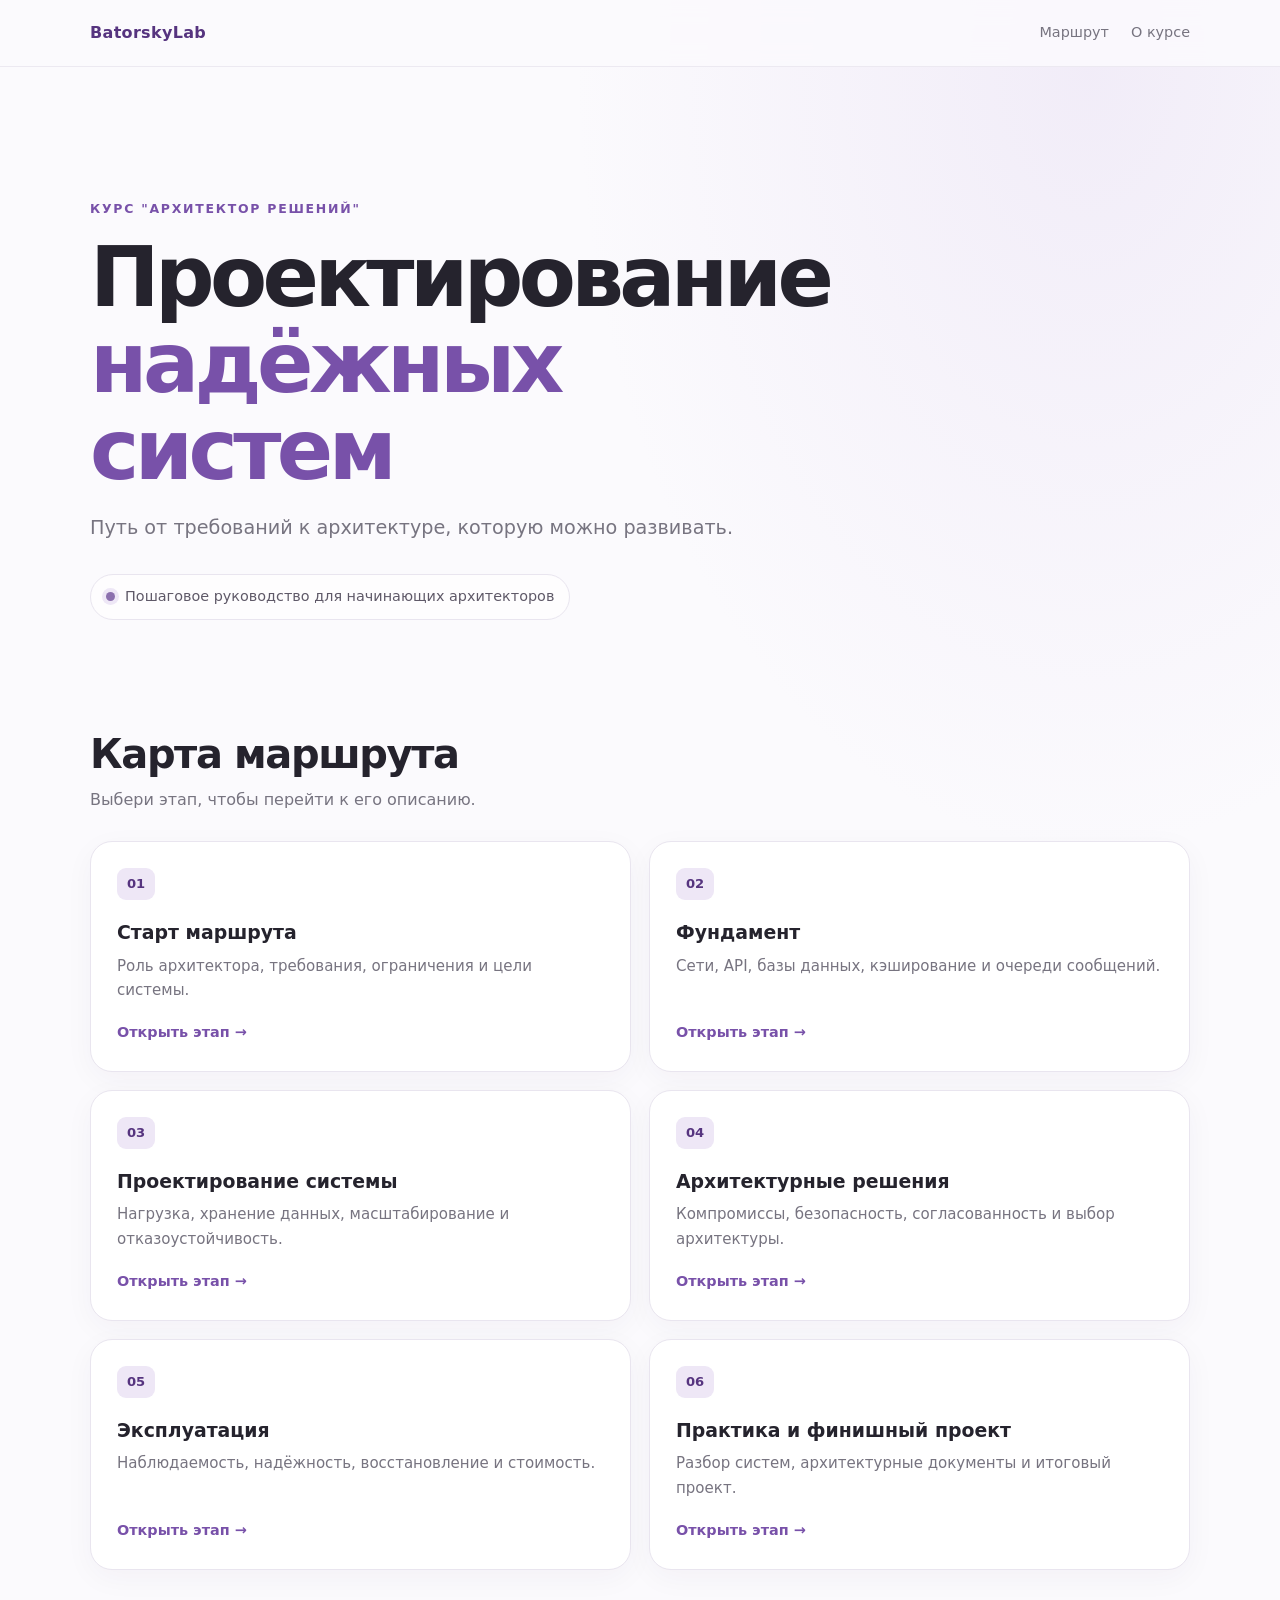
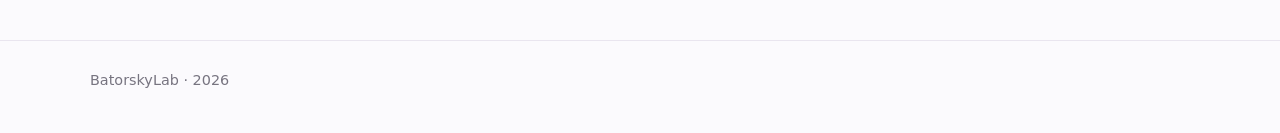
<file: index.html>
<!doctype html>
<html lang="ru">
  <head>
    <meta charset="utf-8" />
    <meta name="viewport" content="width=device-width, initial-scale=1" />
    <meta name="theme-color" content="#f7f6fa" />
    <title>BatorskyLab — Курс "Архитектор решений"</title>
    <link rel="stylesheet" href="assets/css/site.css" />
  </head>

  <body>
    <header class="topbar">
      <div class="wrap topbar-inner">
        <a class="brand" href="#top">BatorskyLab</a>
        <nav class="nav" aria-label="Основная навигация">
          <a href="#route">Маршрут</a>
          <a href="#about">О курсе</a>
        </nav>
      </div>
    </header>

    <main id="top">
      <section class="hero">
        <div class="wrap">
          <div class="eyebrow">Курс "Архитектор решений"</div>
          <h1>Проектирование <span>надёжных систем</span></h1>
          <p class="intro">
            Путь от требований к архитектуре, которую можно развивать.
          </p>
          <div class="hero-note">
            Пошаговое руководство для начинающих архитекторов
          </div>
        </div>
      </section>

      <section id="route" class="wrap">
        <div class="section-head">
          <h2>Карта маршрута</h2>
          <p>Выбери этап, чтобы перейти к его описанию.</p>
        </div>

        <div class="route">
          <a class="tile" href="chapters/01-start.html">
            <span class="tile-number">01</span>
            <h3>Старт маршрута</h3>
            <p>Роль архитектора, требования, ограничения и цели системы.</p>
            <span class="tile-arrow">Открыть этап →</span>
          </a>
          <a class="tile" href="chapters/02-foundation.html">
            <span class="tile-number">02</span>
            <h3>Фундамент</h3>
            <p>Сети, API, базы данных, кэширование и очереди сообщений.</p>
            <span class="tile-arrow">Открыть этап →</span>
          </a>
          <a class="tile" href="chapters/03-system-design.html">
            <span class="tile-number">03</span>
            <h3>Проектирование системы</h3>
            <p>
              Нагрузка, хранение данных, масштабирование и отказоустойчивость.
            </p>
            <span class="tile-arrow">Открыть этап →</span>
          </a>
          <a class="tile" href="chapters/04-decisions.html">
            <span class="tile-number">04</span>
            <h3>Архитектурные решения</h3>
            <p>
              Компромиссы, безопасность, согласованность и выбор архитектуры.
            </p>
            <span class="tile-arrow">Открыть этап →</span>
          </a>
          <a class="tile" href="chapters/05-operations.html">
            <span class="tile-number">05</span>
            <h3>Эксплуатация</h3>
            <p>Наблюдаемость, надёжность, восстановление и стоимость.</p>
            <span class="tile-arrow">Открыть этап →</span>
          </a>
          <a class="tile" href="chapters/06-project.html">
            <span class="tile-number">06</span>
            <h3>Практика и финишный проект</h3>
            <p>Разбор систем, архитектурные документы и итоговый проект.</p>
            <span class="tile-arrow">Открыть этап →</span>
          </a>
        </div>
      </section>
    </main>

    <footer class="footer">
      <div class="wrap">BatorskyLab · 2026</div>
    </footer>
  </body>
</html>
</file>
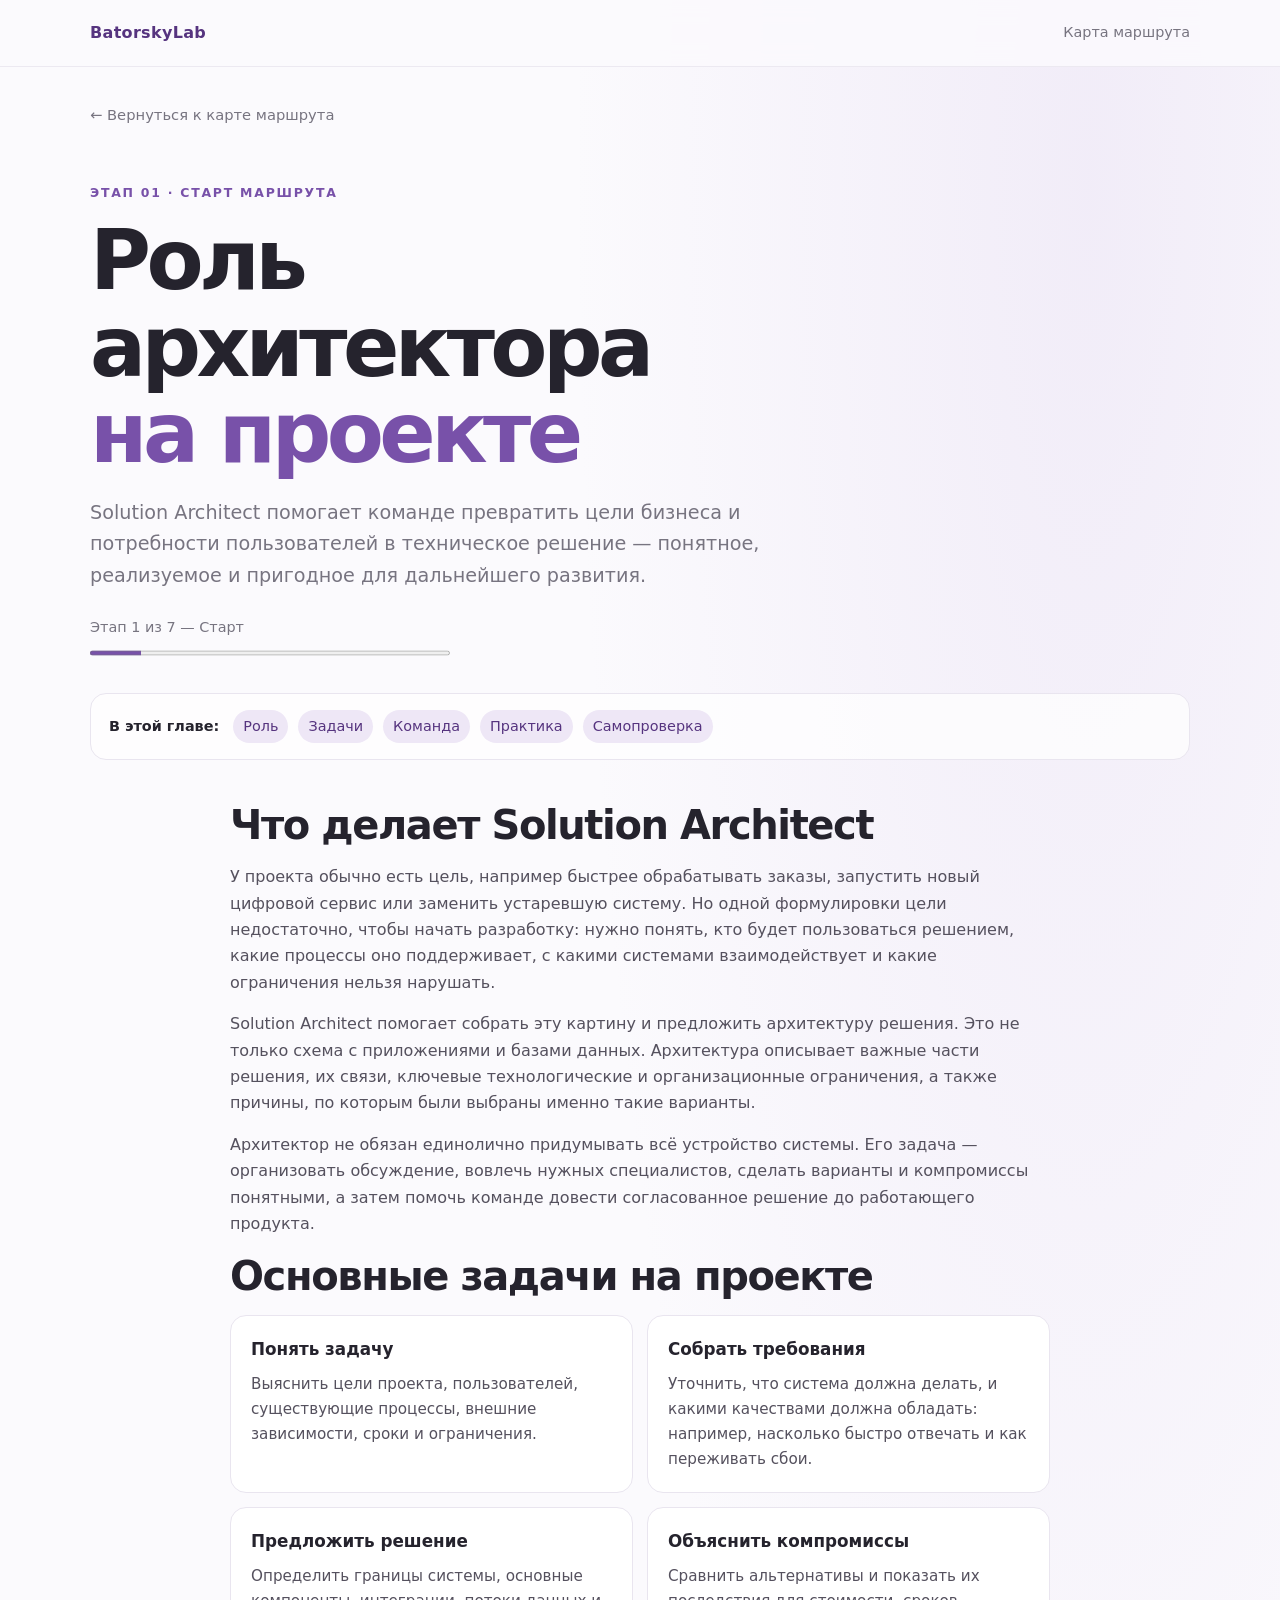
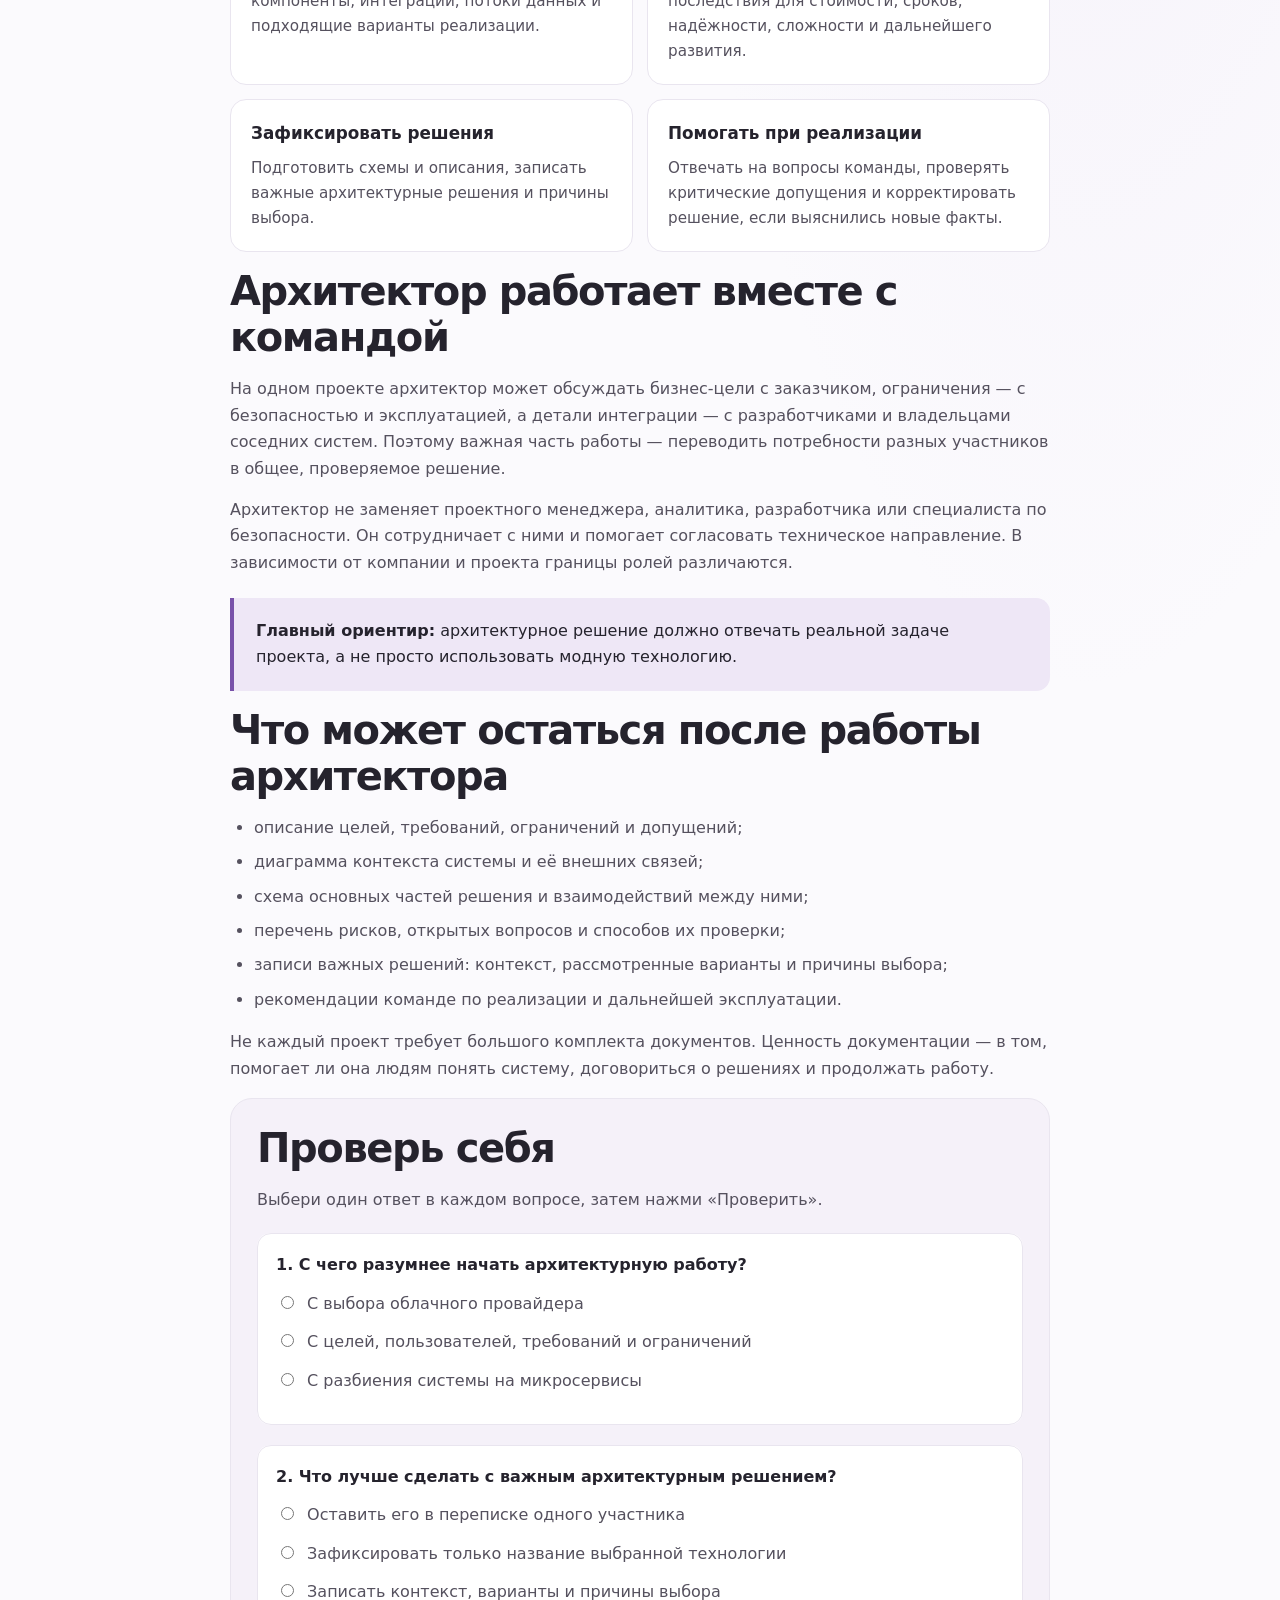
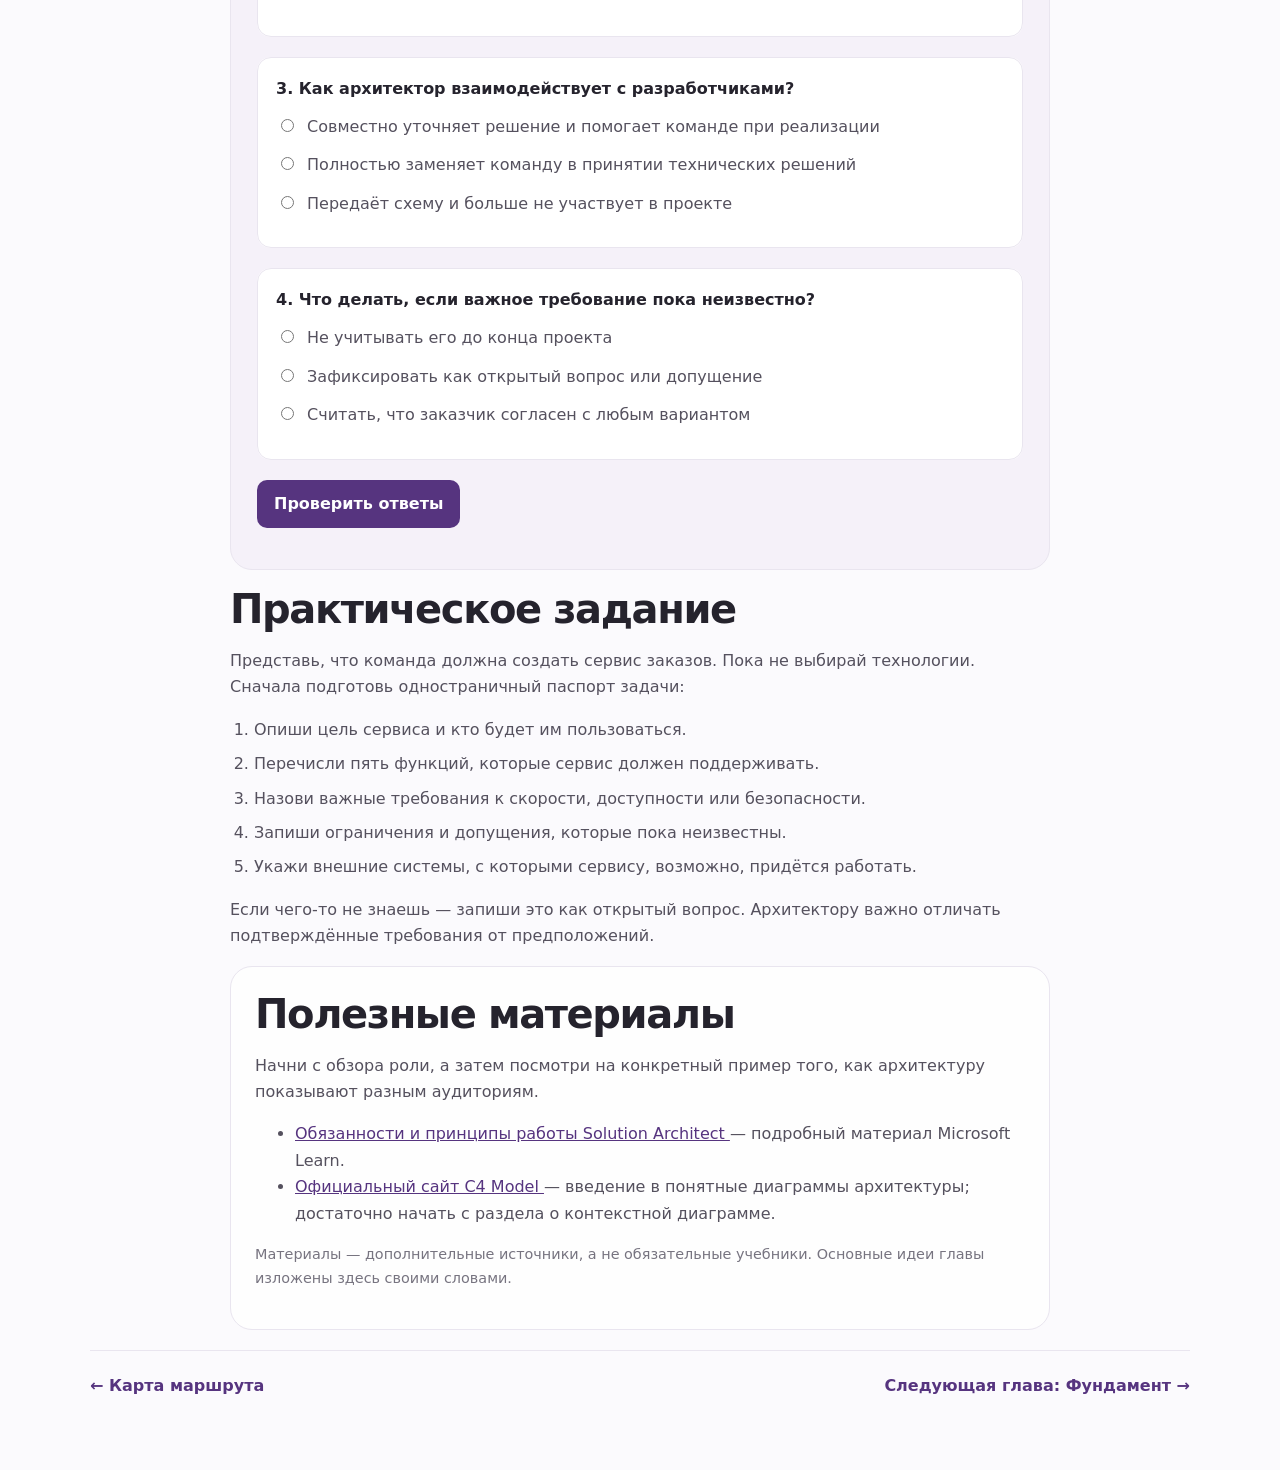
<file: chapters/01-start.html>
<!doctype html>
<html lang="ru">
  <head>
    <meta charset="utf-8" />
    <meta name="viewport" content="width=device-width, initial-scale=1" />
    <title>Роль архитектора на проекте — BatorskyLab</title>
    <link rel="stylesheet" href="../assets/css/site.css" />
  </head>

  <body>
    <header class="topbar">
      <div class="wrap topbar-inner">
        <a class="brand" href="../index.html">BatorskyLab</a>
        <nav class="nav" aria-label="Основная навигация">
          <a href="../index.html#route">Карта маршрута</a>
        </nav>
      </div>
    </header>

    <main class="wrap chapter">
      <a class="back-link" href="../index.html#route"
        >← Вернуться к карте маршрута</a
      >

      <header class="chapter-header">
        <div class="eyebrow">Этап 01 · Старт маршрута</div>
        <h1>Роль архитектора<br /><span>на проекте</span></h1>
        <p class="chapter-lead">
          Solution Architect помогает команде превратить цели бизнеса и
          потребности пользователей в техническое решение — понятное,
          реализуемое и пригодное для дальнейшего развития.
        </p>

        <div class="progress-block">
          <label for="course-progress">Этап 1 из 7 — Старт</label>
          <progress id="course-progress" value="1" max="7">1 из 7</progress>
        </div>
      </header>

      <nav class="contents" aria-label="Содержание главы">
        <span>В этой главе:</span>
        <a href="#role">Роль</a>
        <a href="#responsibilities">Задачи</a>
        <a href="#collaboration">Команда</a>
        <a href="#practice">Практика</a>
        <a href="#quiz">Самопроверка</a>
      </nav>

      <article class="lesson">
        <section id="role">
          <h2>Что делает Solution Architect</h2>
          <p>
            У проекта обычно есть цель, например быстрее обрабатывать заказы,
            запустить новый цифровой сервис или заменить устаревшую систему. Но
            одной формулировки цели недостаточно, чтобы начать разработку: нужно
            понять, кто будет пользоваться решением, какие процессы оно
            поддерживает, с какими системами взаимодействует и какие ограничения
            нельзя нарушать.
          </p>
          <p>
            Solution Architect помогает собрать эту картину и предложить
            архитектуру решения. Это не только схема с приложениями и базами
            данных. Архитектура описывает важные части решения, их связи,
            ключевые технологические и организационные ограничения, а также
            причины, по которым были выбраны именно такие варианты.
          </p>
          <p>
            Архитектор не обязан единолично придумывать всё устройство системы.
            Его задача — организовать обсуждение, вовлечь нужных специалистов,
            сделать варианты и компромиссы понятными, а затем помочь команде
            довести согласованное решение до работающего продукта.
          </p>
        </section>

        <section id="responsibilities">
          <h2>Основные задачи на проекте</h2>
          <div class="lesson-grid">
            <div class="lesson-card">
              <h3>Понять задачу</h3>
              <p>
                Выяснить цели проекта, пользователей, существующие процессы,
                внешние зависимости, сроки и ограничения.
              </p>
            </div>
            <div class="lesson-card">
              <h3>Собрать требования</h3>
              <p>
                Уточнить, что система должна делать, и какими качествами должна
                обладать: например, насколько быстро отвечать и как переживать
                сбои.
              </p>
            </div>
            <div class="lesson-card">
              <h3>Предложить решение</h3>
              <p>
                Определить границы системы, основные компоненты, интеграции,
                потоки данных и подходящие варианты реализации.
              </p>
            </div>
            <div class="lesson-card">
              <h3>Объяснить компромиссы</h3>
              <p>
                Сравнить альтернативы и показать их последствия для стоимости,
                сроков, надёжности, сложности и дальнейшего развития.
              </p>
            </div>
            <div class="lesson-card">
              <h3>Зафиксировать решения</h3>
              <p>
                Подготовить схемы и описания, записать важные архитектурные
                решения и причины выбора.
              </p>
            </div>
            <div class="lesson-card">
              <h3>Помогать при реализации</h3>
              <p>
                Отвечать на вопросы команды, проверять критические допущения и
                корректировать решение, если выяснились новые факты.
              </p>
            </div>
          </div>
        </section>

        <section id="collaboration">
          <h2>Архитектор работает вместе с командой</h2>
          <p>
            На одном проекте архитектор может обсуждать бизнес-цели с
            заказчиком, ограничения — с безопасностью и эксплуатацией, а детали
            интеграции — с разработчиками и владельцами соседних систем. Поэтому
            важная часть работы — переводить потребности разных участников в
            общее, проверяемое решение.
          </p>
          <p>
            Архитектор не заменяет проектного менеджера, аналитика, разработчика
            или специалиста по безопасности. Он сотрудничает с ними и помогает
            согласовать техническое направление. В зависимости от компании и
            проекта границы ролей различаются.
          </p>
          <aside class="callout">
            <strong>Главный ориентир:</strong>
            архитектурное решение должно отвечать реальной задаче проекта, а не
            просто использовать модную технологию.
          </aside>
        </section>

        <section id="deliverables">
          <h2>Что может остаться после работы архитектора</h2>
          <ul class="check-list">
            <li>описание целей, требований, ограничений и допущений;</li>
            <li>диаграмма контекста системы и её внешних связей;</li>
            <li>схема основных частей решения и взаимодействий между ними;</li>
            <li>перечень рисков, открытых вопросов и способов их проверки;</li>
            <li>
              записи важных решений: контекст, рассмотренные варианты и причины
              выбора;
            </li>
            <li>
              рекомендации команде по реализации и дальнейшей эксплуатации.
            </li>
          </ul>
          <p>
            Не каждый проект требует большого комплекта документов. Ценность
            документации — в том, помогает ли она людям понять систему,
            договориться о решениях и продолжать работу.
          </p>
        </section>

        <section id="quiz" class="quiz">
          <h2>Проверь себя</h2>
          <p>Выбери один ответ в каждом вопросе, затем нажми «Проверить».</p>

          <form id="quiz-form">
            <fieldset class="question" data-answer="b">
              <legend>1. С чего разумнее начать архитектурную работу?</legend>
              <label
                ><input type="radio" name="q1" value="a" /> С выбора облачного
                провайдера</label
              >
              <label
                ><input type="radio" name="q1" value="b" /> С целей,
                пользователей, требований и ограничений</label
              >
              <label
                ><input type="radio" name="q1" value="c" /> С разбиения системы
                на микросервисы</label
              >
              <p class="feedback" aria-live="polite"></p>
            </fieldset>

            <fieldset class="question" data-answer="c">
              <legend>
                2. Что лучше сделать с важным архитектурным решением?
              </legend>
              <label
                ><input type="radio" name="q2" value="a" /> Оставить его в
                переписке одного участника</label
              >
              <label
                ><input type="radio" name="q2" value="b" /> Зафиксировать только
                название выбранной технологии</label
              >
              <label
                ><input type="radio" name="q2" value="c" /> Записать контекст,
                варианты и причины выбора</label
              >
              <p class="feedback" aria-live="polite"></p>
            </fieldset>

            <fieldset class="question" data-answer="a">
              <legend>
                3. Как архитектор взаимодействует с разработчиками?
              </legend>
              <label
                ><input type="radio" name="q3" value="a" /> Совместно уточняет
                решение и помогает команде при реализации</label
              >
              <label
                ><input type="radio" name="q3" value="b" /> Полностью заменяет
                команду в принятии технических решений</label
              >
              <label
                ><input type="radio" name="q3" value="c" /> Передаёт схему и
                больше не участвует в проекте</label
              >
              <p class="feedback" aria-live="polite"></p>
            </fieldset>

            <fieldset class="question" data-answer="b">
              <legend>
                4. Что делать, если важное требование пока неизвестно?
              </legend>
              <label
                ><input type="radio" name="q4" value="a" /> Не учитывать его до
                конца проекта</label
              >
              <label
                ><input type="radio" name="q4" value="b" /> Зафиксировать как
                открытый вопрос или допущение</label
              >
              <label
                ><input type="radio" name="q4" value="c" /> Считать, что
                заказчик согласен с любым вариантом</label
              >
              <p class="feedback" aria-live="polite"></p>
            </fieldset>

            <button class="quiz-button" type="submit">Проверить ответы</button>
            <p id="quiz-result" class="quiz-result" aria-live="polite"></p>
          </form>
        </section>

        <section id="practice">
          <h2>Практическое задание</h2>
          <p>
            Представь, что команда должна создать сервис заказов. Пока не
            выбирай технологии. Сначала подготовь одностраничный паспорт задачи:
          </p>
          <ol>
            <li>Опиши цель сервиса и кто будет им пользоваться.</li>
            <li>Перечисли пять функций, которые сервис должен поддерживать.</li>
            <li>
              Назови важные требования к скорости, доступности или безопасности.
            </li>
            <li>Запиши ограничения и допущения, которые пока неизвестны.</li>
            <li>
              Укажи внешние системы, с которыми сервису, возможно, придётся
              работать.
            </li>
          </ol>
          <p>
            Если чего-то не знаешь — запиши это как открытый вопрос. Архитектору
            важно отличать подтверждённые требования от предположений.
          </p>
        </section>

        <section class="resources">
          <h2>Полезные материалы</h2>
          <p>
            Начни с обзора роли, а затем посмотри на конкретный пример того, как
            архитектуру показывают разным аудиториям.
          </p>
          <ul>
            <li>
              <a
                href="https://learn.microsoft.com/en-us/azure/well-architected/architect-role/fundamentals"
                target="_blank"
                rel="noopener"
              >
                Обязанности и принципы работы Solution Architect
              </a>
              — подробный материал Microsoft Learn.
            </li>
            <li>
              <a href="https://c4model.com/" target="_blank" rel="noopener">
                Официальный сайт C4 Model
              </a>
              — введение в понятные диаграммы архитектуры; достаточно начать с
              раздела о контекстной диаграмме.
            </li>
          </ul>
          <p class="small-note">
            Материалы — дополнительные источники, а не обязательные учебники.
            Основные идеи главы изложены здесь своими словами.
          </p>
        </section>
      </article>

      <nav class="chapter-nav" aria-label="Навигация по курсу">
        <a href="../index.html#route">← Карта маршрута</a>
        <a href="02-foundation.html">Следующая глава: Фундамент →</a>
      </nav>
    </main>

    <script>
      const explanations = {
        q1: {
          correct:
            "Верно. Сначала нужно понять задачу и ограничения, иначе выбор технологий будет преждевременным.",
          wrong:
            "Начни с целей, пользователей, требований и ограничений. Технологии выбирают после прояснения задачи.",
        },
        q2: {
          correct:
            "Верно. Контекст и причины помогают команде понять решение и пересмотреть его при изменении условий.",
          wrong:
            "Зафиксируй не только выбор, но и контекст, альтернативы и причины принятого решения.",
        },
        q3: {
          correct:
            "Верно. Архитектор помогает команде реализовать решение и уточняет его по мере появления новых фактов.",
          wrong:
            "Архитектор не должен работать изолированно: он сотрудничает с командой во время реализации.",
        },
        q4: {
          correct:
            "Верно. Вопросы и допущения нужно сделать видимыми, чтобы их можно было проверить.",
          wrong:
            "Неизвестное следует записать как открытый вопрос или допущение, а затем проверить.",
        },
      };

      document
        .querySelector("#quiz-form")
        .addEventListener("submit", (event) => {
          event.preventDefault();

          let score = 0;
          let answered = 0;

          document.querySelectorAll(".question").forEach((question, index) => {
            const name = `q${index + 1}`;
            const selected = document.querySelector(
              `input[name="${name}"]:checked`,
            );
            const feedback = question.querySelector(".feedback");

            if (!selected) {
              feedback.textContent = "Выбери ответ.";
              feedback.className = "feedback";
              return;
            }

            answered++;
            const correct = selected.value === question.dataset.answer;

            if (correct) score++;

            feedback.textContent =
              explanations[name][correct ? "correct" : "wrong"];
            feedback.className = `feedback ${correct ? "is-correct" : "is-wrong"}`;
          });

          const result = document.querySelector("#quiz-result");

          if (answered < 4) {
            result.textContent = `Отвечено: ${answered} из 4. Заполни оставшиеся вопросы и проверь ещё раз.`;
          } else {
            result.textContent = `Результат: ${score} из 4. Прочитай пояснения к ответам, затем можешь пройти тест ещё раз.`;
          }
        });
    </script>
  </body>
</html>
</file>
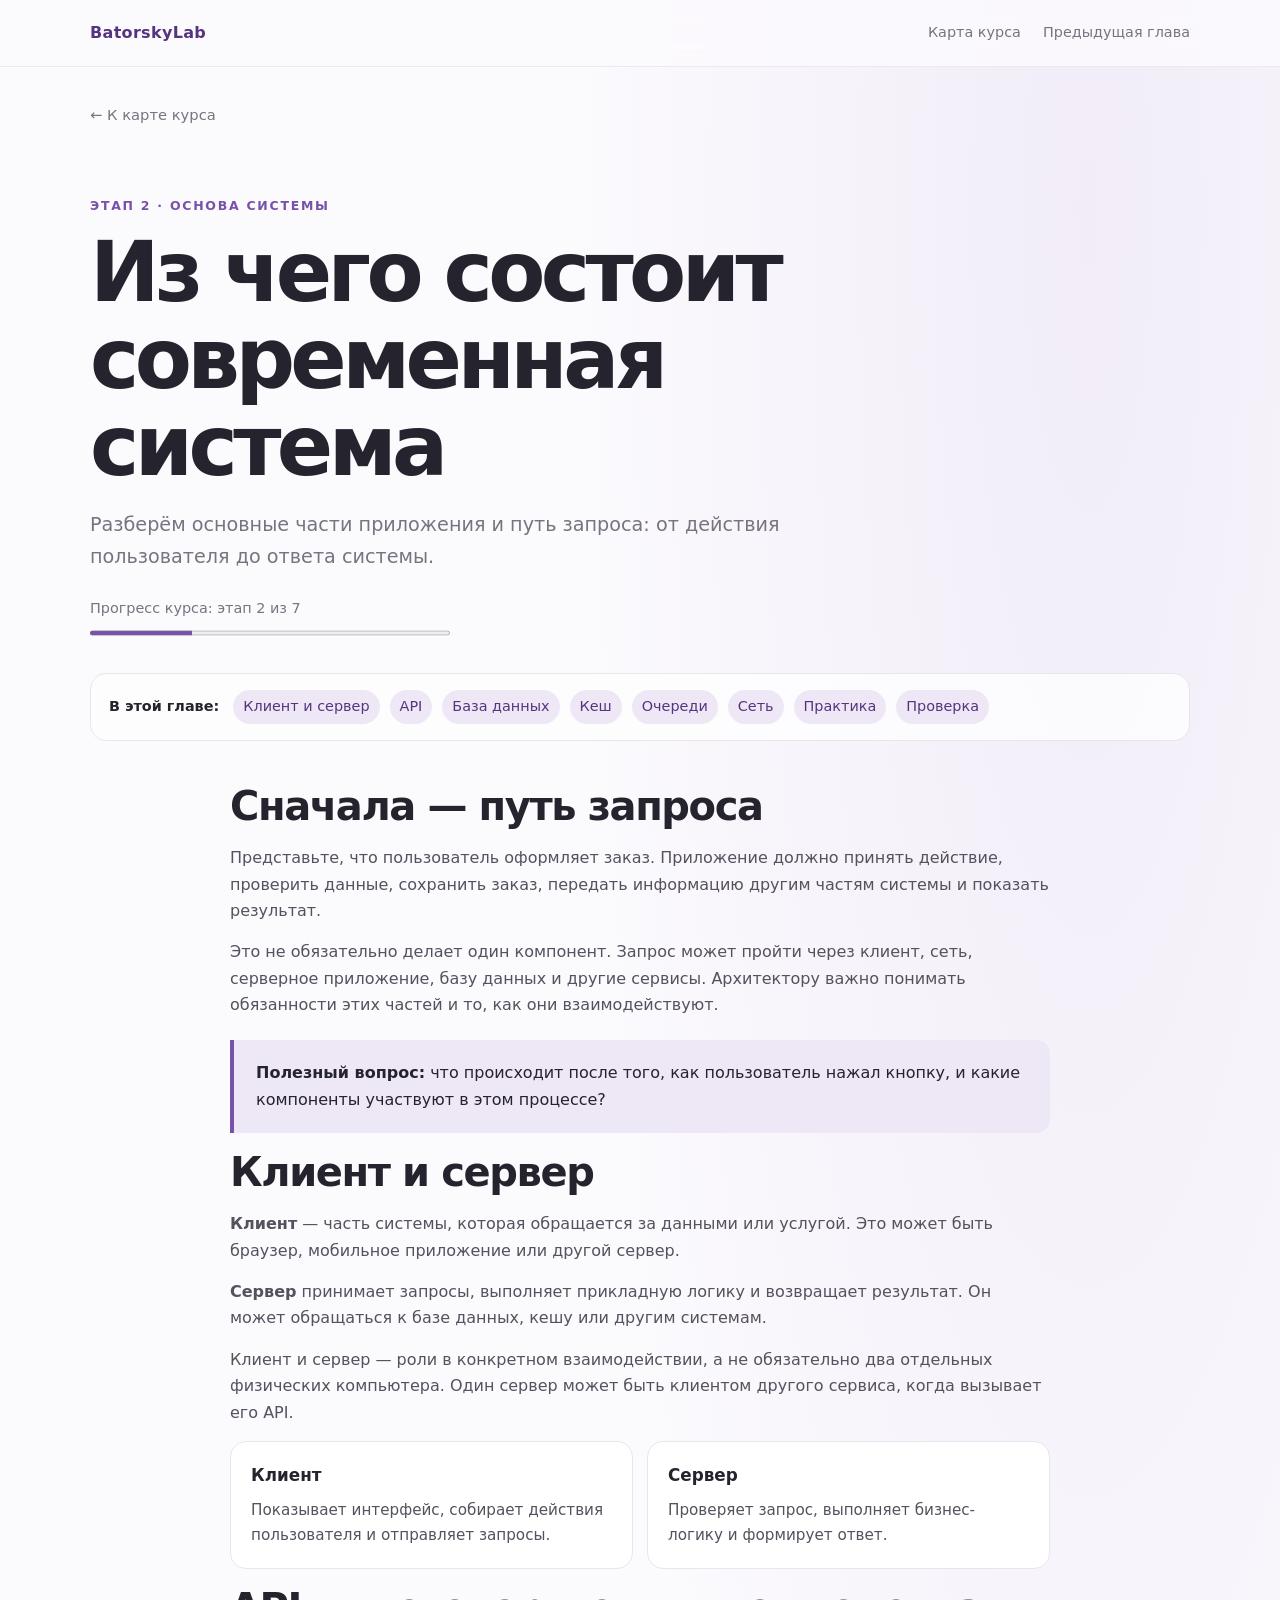
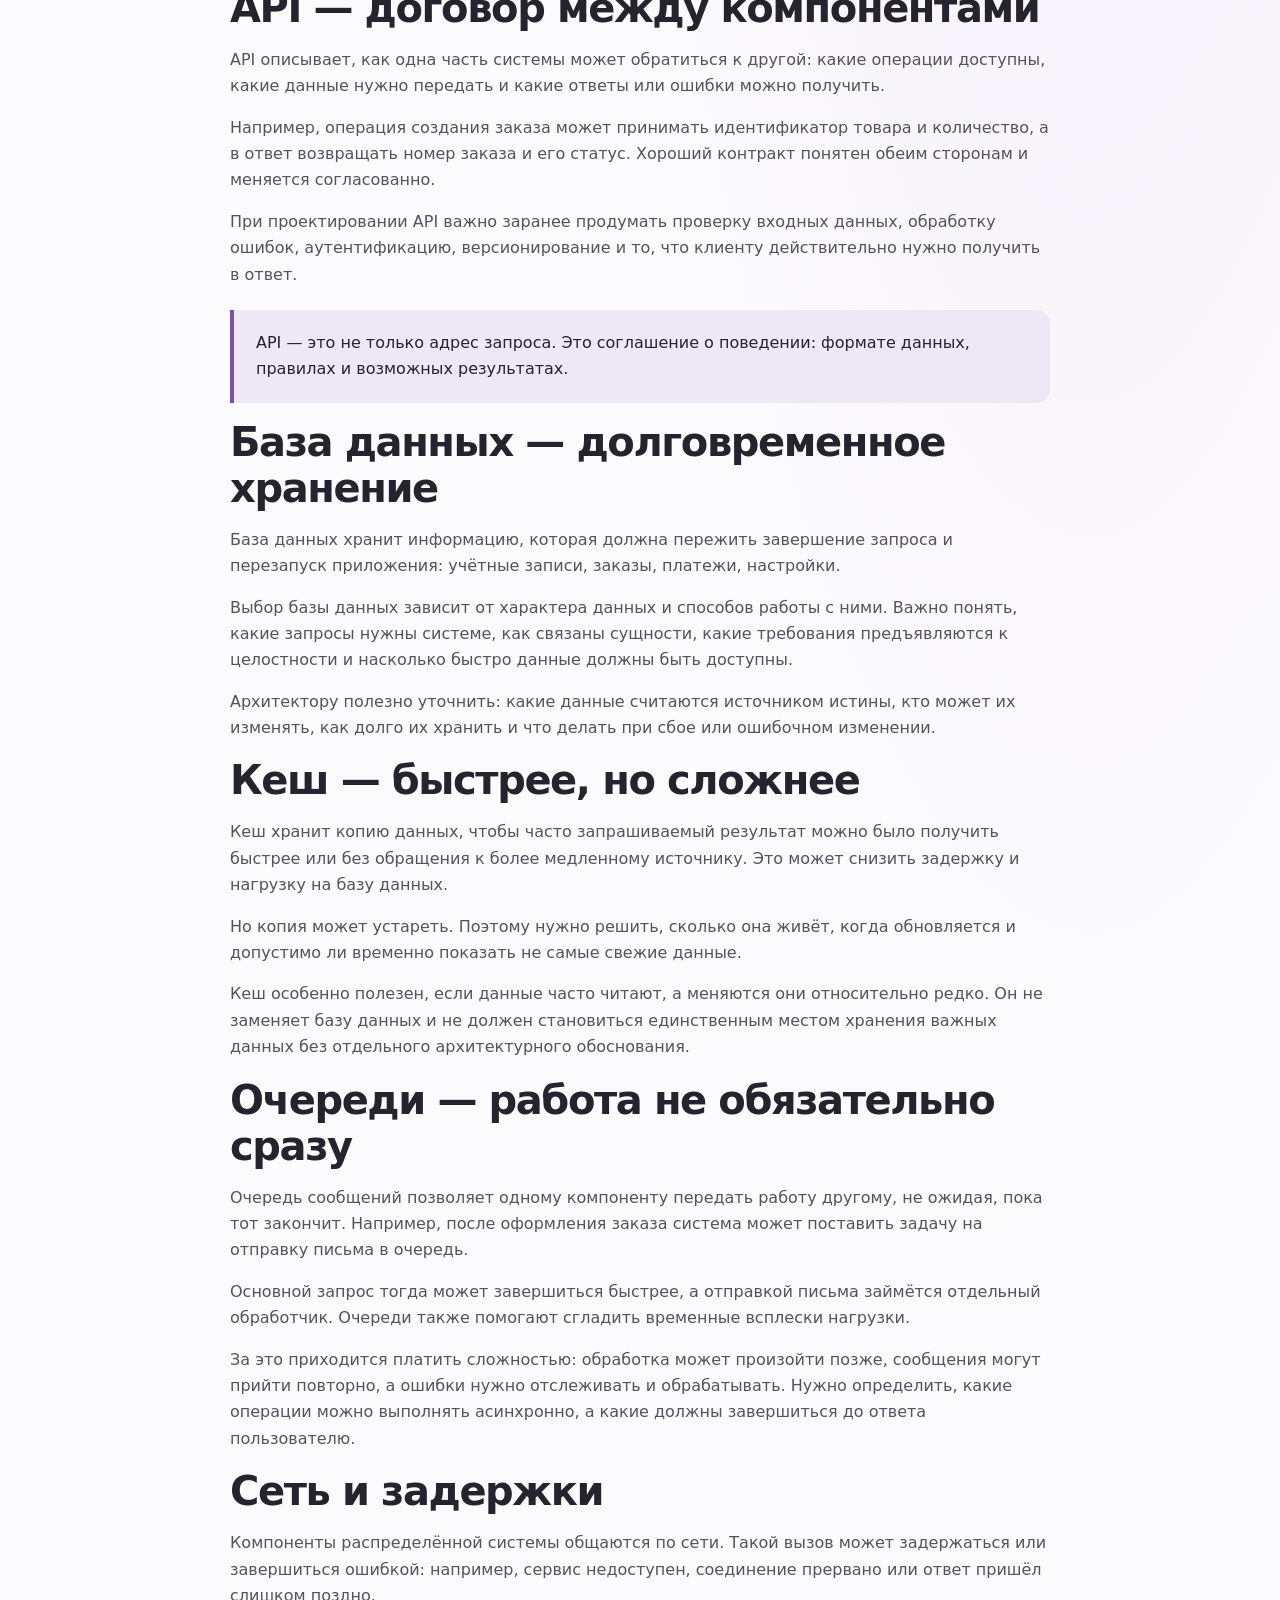
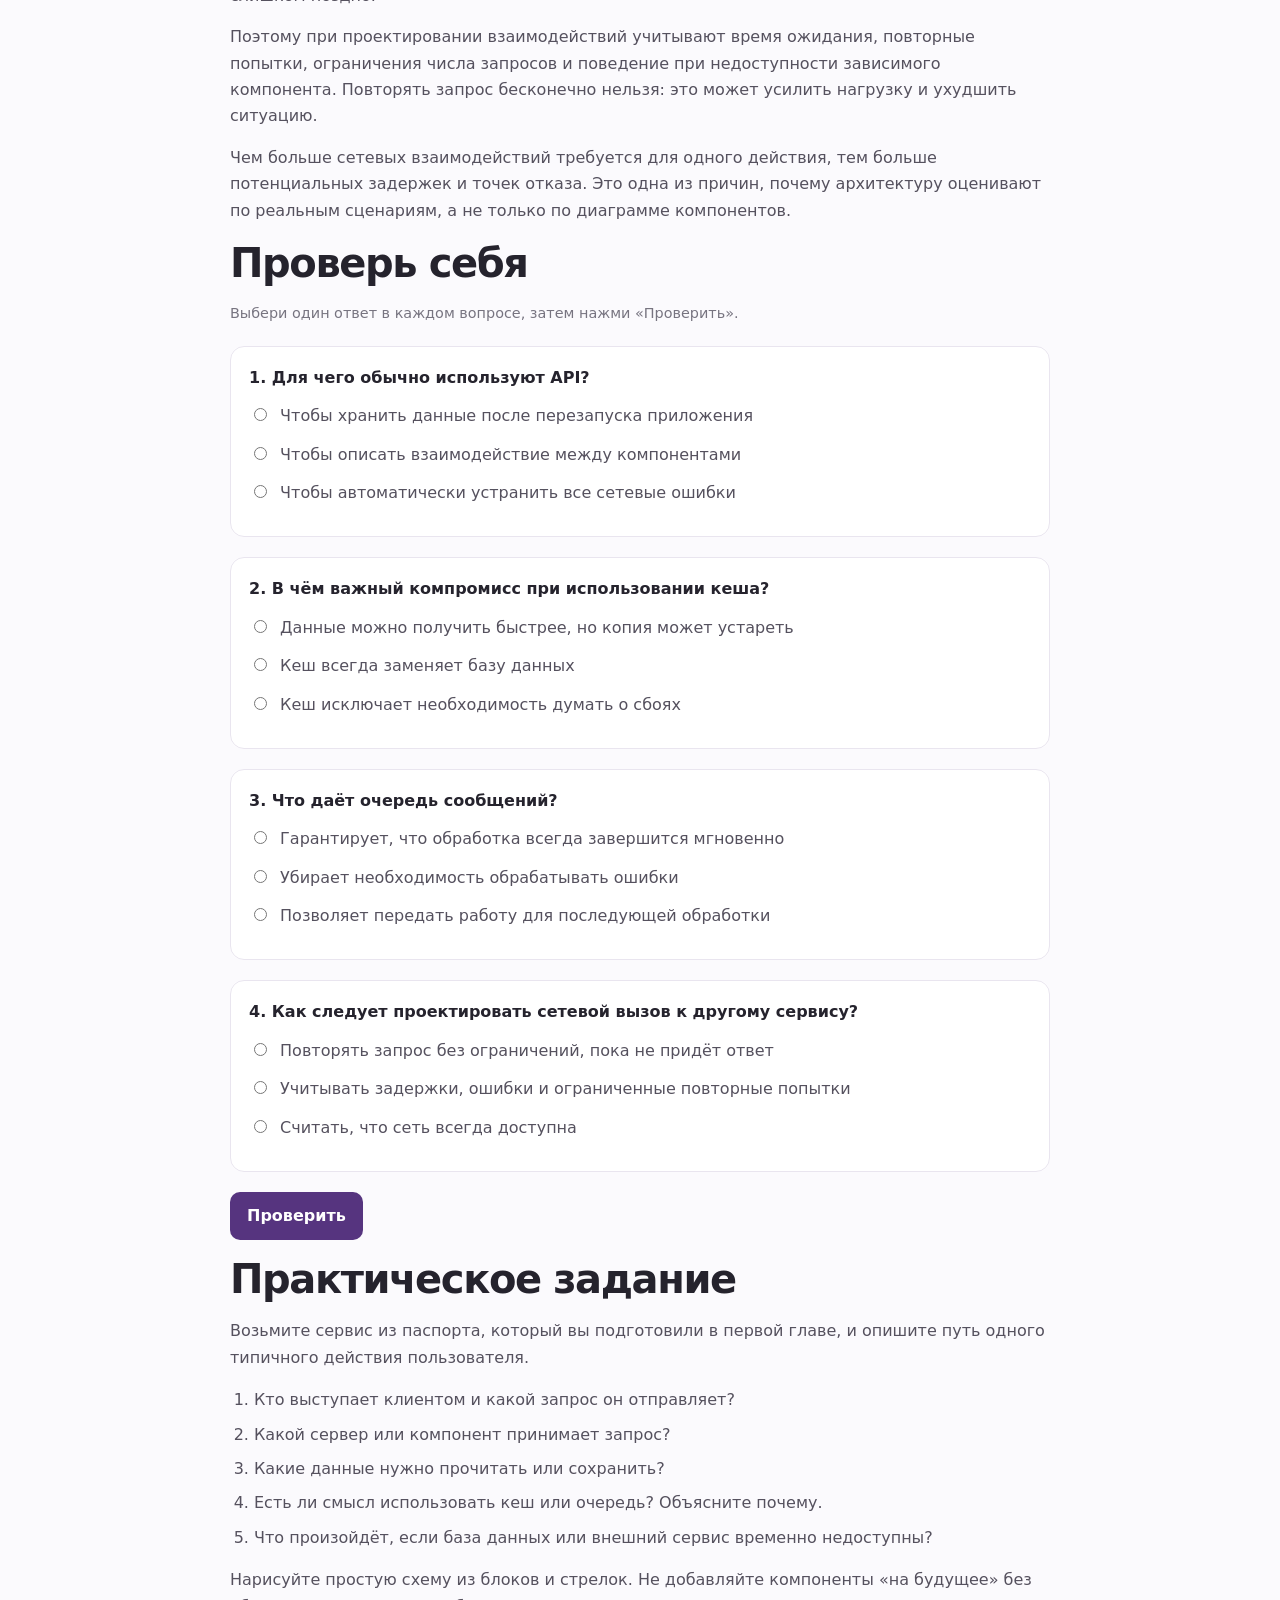
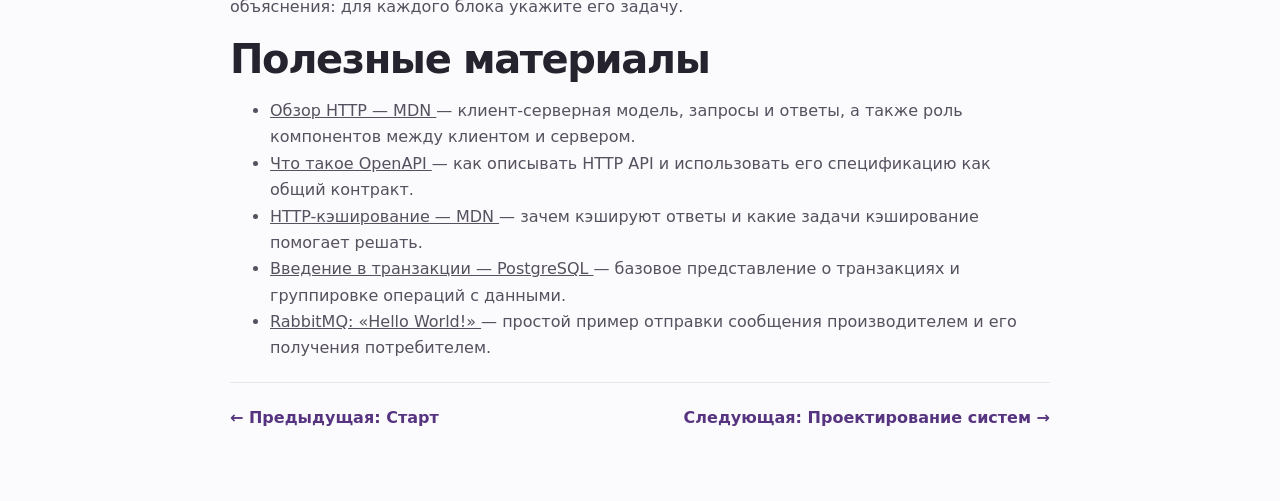
<file: chapters/02-foundation.html>
<!doctype html>
<html lang="ru">
  <head>
    <meta charset="utf-8" />
    <meta name="viewport" content="width=device-width, initial-scale=1" />
    <meta
      name="description"
      content="Основы архитектуры систем: клиент-серверная модель, API, базы данных, кеш, очереди и сети."
    />
    <title>Основа системы — BatorskyLab</title>
    <link rel="stylesheet" href="../assets/css/site.css" />
  </head>

  <body>
    <header class="topbar">
      <div class="wrap topbar-inner">
        <a class="brand" href="../index.html">BatorskyLab</a>
        <nav class="nav" aria-label="Основная навигация">
          <a href="../index.html">Карта курса</a>
          <a href="01-start.html">Предыдущая глава</a>
        </nav>
      </div>
    </header>

    <main class="wrap chapter">
      <a class="back-link" href="../index.html">← К карте курса</a>

      <header class="chapter-header">
        <p class="eyebrow">Этап 2 · Основа системы</p>
        <h1>Из чего состоит современная система</h1>
        <p class="chapter-lead">
          Разберём основные части приложения и путь запроса: от действия
          пользователя до ответа системы.
        </p>

        <div class="progress-block">
          <label for="course-progress">Прогресс курса: этап 2 из 7</label>
          <progress id="course-progress" value="2" max="7">2 из 7</progress>
        </div>
      </header>

      <nav class="contents" aria-label="Содержание главы">
        <span>В этой главе:</span>
        <a href="#client-server">Клиент и сервер</a>
        <a href="#api">API</a>
        <a href="#data">База данных</a>
        <a href="#cache">Кеш</a>
        <a href="#queues">Очереди</a>
        <a href="#networks">Сеть</a>
        <a href="#practice">Практика</a>
        <a href="#quiz">Проверка</a>
      </nav>

      <article class="lesson">
        <section>
          <h2>Сначала — путь запроса</h2>
          <p>
            Представьте, что пользователь оформляет заказ. Приложение должно
            принять действие, проверить данные, сохранить заказ, передать
            информацию другим частям системы и показать результат.
          </p>
          <p>
            Это не обязательно делает один компонент. Запрос может пройти через
            клиент, сеть, серверное приложение, базу данных и другие сервисы.
            Архитектору важно понимать обязанности этих частей и то, как они
            взаимодействуют.
          </p>
          <div class="callout">
            <strong>Полезный вопрос:</strong> что происходит после того, как
            пользователь нажал кнопку, и какие компоненты участвуют в этом
            процессе?
          </div>
        </section>

        <section id="client-server">
          <h2>Клиент и сервер</h2>
          <p>
            <strong>Клиент</strong> — часть системы, которая обращается за
            данными или услугой. Это может быть браузер, мобильное приложение
            или другой сервер.
          </p>
          <p>
            <strong>Сервер</strong> принимает запросы, выполняет прикладную
            логику и возвращает результат. Он может обращаться к базе данных,
            кешу или другим системам.
          </p>
          <p>
            Клиент и сервер — роли в конкретном взаимодействии, а не обязательно
            два отдельных физических компьютера. Один сервер может быть клиентом
            другого сервиса, когда вызывает его API.
          </p>
          <div class="lesson-grid">
            <div class="lesson-card">
              <h3>Клиент</h3>
              <p>
                Показывает интерфейс, собирает действия пользователя и
                отправляет запросы.
              </p>
            </div>
            <div class="lesson-card">
              <h3>Сервер</h3>
              <p>
                Проверяет запрос, выполняет бизнес-логику и формирует ответ.
              </p>
            </div>
          </div>
        </section>

        <section id="api">
          <h2>API — договор между компонентами</h2>
          <p>
            API описывает, как одна часть системы может обратиться к другой:
            какие операции доступны, какие данные нужно передать и какие ответы
            или ошибки можно получить.
          </p>
          <p>
            Например, операция создания заказа может принимать идентификатор
            товара и количество, а в ответ возвращать номер заказа и его статус.
            Хороший контракт понятен обеим сторонам и меняется согласованно.
          </p>
          <p>
            При проектировании API важно заранее продумать проверку входных
            данных, обработку ошибок, аутентификацию, версионирование и то, что
            клиенту действительно нужно получить в ответ.
          </p>
          <div class="callout">
            API — это не только адрес запроса. Это соглашение о поведении:
            формате данных, правилах и возможных результатах.
          </div>
        </section>

        <section id="data">
          <h2>База данных — долговременное хранение</h2>
          <p>
            База данных хранит информацию, которая должна пережить завершение
            запроса и перезапуск приложения: учётные записи, заказы, платежи,
            настройки.
          </p>
          <p>
            Выбор базы данных зависит от характера данных и способов работы с
            ними. Важно понять, какие запросы нужны системе, как связаны
            сущности, какие требования предъявляются к целостности и насколько
            быстро данные должны быть доступны.
          </p>
          <p>
            Архитектору полезно уточнить: какие данные считаются источником
            истины, кто может их изменять, как долго их хранить и что делать при
            сбое или ошибочном изменении.
          </p>
        </section>

        <section id="cache">
          <h2>Кеш — быстрее, но сложнее</h2>
          <p>
            Кеш хранит копию данных, чтобы часто запрашиваемый результат можно
            было получить быстрее или без обращения к более медленному
            источнику. Это может снизить задержку и нагрузку на базу данных.
          </p>
          <p>
            Но копия может устареть. Поэтому нужно решить, сколько она живёт,
            когда обновляется и допустимо ли временно показать не самые свежие
            данные.
          </p>
          <p>
            Кеш особенно полезен, если данные часто читают, а меняются они
            относительно редко. Он не заменяет базу данных и не должен
            становиться единственным местом хранения важных данных без
            отдельного архитектурного обоснования.
          </p>
        </section>

        <section id="queues">
          <h2>Очереди — работа не обязательно сразу</h2>
          <p>
            Очередь сообщений позволяет одному компоненту передать работу
            другому, не ожидая, пока тот закончит. Например, после оформления
            заказа система может поставить задачу на отправку письма в очередь.
          </p>
          <p>
            Основной запрос тогда может завершиться быстрее, а отправкой письма
            займётся отдельный обработчик. Очереди также помогают сгладить
            временные всплески нагрузки.
          </p>
          <p>
            За это приходится платить сложностью: обработка может произойти
            позже, сообщения могут прийти повторно, а ошибки нужно отслеживать и
            обрабатывать. Нужно определить, какие операции можно выполнять
            асинхронно, а какие должны завершиться до ответа пользователю.
          </p>
        </section>

        <section id="networks">
          <h2>Сеть и задержки</h2>
          <p>
            Компоненты распределённой системы общаются по сети. Такой вызов
            может задержаться или завершиться ошибкой: например, сервис
            недоступен, соединение прервано или ответ пришёл слишком поздно.
          </p>
          <p>
            Поэтому при проектировании взаимодействий учитывают время ожидания,
            повторные попытки, ограничения числа запросов и поведение при
            недоступности зависимого компонента. Повторять запрос бесконечно
            нельзя: это может усилить нагрузку и ухудшить ситуацию.
          </p>
          <p>
            Чем больше сетевых взаимодействий требуется для одного действия, тем
            больше потенциальных задержек и точек отказа. Это одна из причин,
            почему архитектуру оценивают по реальным сценариям, а не только по
            диаграмме компонентов.
          </p>
        </section>

        <section id="quiz">
          <h2>Проверь себя</h2>
          <p class="small-note">
            Выбери один ответ в каждом вопросе, затем нажми «Проверить».
          </p>

          <fieldset class="question" data-answer="b">
            <legend>1. Для чего обычно используют API?</legend>
            <label>
              <input type="radio" name="q1" value="a" />
              Чтобы хранить данные после перезапуска приложения
            </label>
            <label>
              <input type="radio" name="q1" value="b" />
              Чтобы описать взаимодействие между компонентами
            </label>
            <label>
              <input type="radio" name="q1" value="c" />
              Чтобы автоматически устранить все сетевые ошибки
            </label>
            <p class="feedback" aria-live="polite"></p>
          </fieldset>

          <fieldset class="question" data-answer="a">
            <legend>2. В чём важный компромисс при использовании кеша?</legend>
            <label>
              <input type="radio" name="q2" value="a" />
              Данные можно получить быстрее, но копия может устареть
            </label>
            <label>
              <input type="radio" name="q2" value="b" />
              Кеш всегда заменяет базу данных
            </label>
            <label>
              <input type="radio" name="q2" value="c" />
              Кеш исключает необходимость думать о сбоях
            </label>
            <p class="feedback" aria-live="polite"></p>
          </fieldset>

          <fieldset class="question" data-answer="c">
            <legend>3. Что даёт очередь сообщений?</legend>
            <label>
              <input type="radio" name="q3" value="a" />
              Гарантирует, что обработка всегда завершится мгновенно
            </label>
            <label>
              <input type="radio" name="q3" value="b" />
              Убирает необходимость обрабатывать ошибки
            </label>
            <label>
              <input type="radio" name="q3" value="c" />
              Позволяет передать работу для последующей обработки
            </label>
            <p class="feedback" aria-live="polite"></p>
          </fieldset>

          <fieldset class="question" data-answer="b">
            <legend>
              4. Как следует проектировать сетевой вызов к другому сервису?
            </legend>
            <label>
              <input type="radio" name="q4" value="a" />
              Повторять запрос без ограничений, пока не придёт ответ
            </label>
            <label>
              <input type="radio" name="q4" value="b" />
              Учитывать задержки, ошибки и ограниченные повторные попытки
            </label>
            <label>
              <input type="radio" name="q4" value="c" />
              Считать, что сеть всегда доступна
            </label>
            <p class="feedback" aria-live="polite"></p>
          </fieldset>

          <button class="quiz-button" id="check-quiz" type="button">
            Проверить
          </button>
          <p class="quiz-result" id="quiz-result" aria-live="polite"></p>
        </section>

        <section id="practice">
          <h2>Практическое задание</h2>
          <p>
            Возьмите сервис из паспорта, который вы подготовили в первой главе,
            и опишите путь одного типичного действия пользователя.
          </p>
          <ol>
            <li>Кто выступает клиентом и какой запрос он отправляет?</li>
            <li>Какой сервер или компонент принимает запрос?</li>
            <li>Какие данные нужно прочитать или сохранить?</li>
            <li>
              Есть ли смысл использовать кеш или очередь? Объясните почему.
            </li>
            <li>
              Что произойдёт, если база данных или внешний сервис временно
              недоступны?
            </li>
          </ol>
          <p>
            Нарисуйте простую схему из блоков и стрелок. Не добавляйте
            компоненты «на будущее» без объяснения: для каждого блока укажите
            его задачу.
          </p>
        </section>

        <section>
          <h2>Полезные материалы</h2>
          <ul>
            <li>
              <a
                href="https://developer.mozilla.org/en-US/docs/Web/HTTP/Guides/Overview"
              >
                Обзор HTTP — MDN
              </a>
              — клиент-серверная модель, запросы и ответы, а также роль
              компонентов между клиентом и сервером.
            </li>
            <li>
              <a href="https://www.openapis.org/what-is-openapi">
                Что такое OpenAPI
              </a>
              — как описывать HTTP API и использовать его спецификацию как общий
              контракт.
            </li>
            <li>
              <a
                href="https://developer.mozilla.org/en-US/docs/Web/HTTP/Guides/Caching"
              >
                HTTP-кэширование — MDN
              </a>
              — зачем кэшируют ответы и какие задачи кэширование помогает
              решать.
            </li>
            <li>
              <a
                href="https://www.postgresql.org/docs/current/tutorial-transactions.html"
              >
                Введение в транзакции — PostgreSQL
              </a>
              — базовое представление о транзакциях и группировке операций с
              данными.
            </li>
            <li>
              <a
                href="https://www.rabbitmq.com/tutorials/tutorial-one-javascript"
              >
                RabbitMQ: «Hello World!»
              </a>
              — простой пример отправки сообщения производителем и его получения
              потребителем.
            </li>
          </ul>
        </section>

        <nav class="chapter-nav" aria-label="Навигация по главам">
          <a href="01-start.html">← Предыдущая: Старт</a>
          <a href="03-system-design.html">Следующая: Проектирование систем →</a>
        </nav>
      </article>
    </main>

    <script>
      const checkButton = document.querySelector("#check-quiz");
      const result = document.querySelector("#quiz-result");

      checkButton.addEventListener("click", () => {
        const questions = document.querySelectorAll(".question");
        let correctCount = 0;
        let unansweredCount = 0;

        questions.forEach((question) => {
          const selected = question.querySelector("input:checked");
          const feedback = question.querySelector(".feedback");

          question.classList.remove("is-correct", "is-wrong");

          if (!selected) {
            unansweredCount++;
            feedback.textContent = "Выберите вариант ответа.";
            question.classList.add("is-wrong");
            return;
          }

          if (selected.value === question.dataset.answer) {
            correctCount++;
            feedback.textContent = "Верно.";
            question.classList.add("is-correct");
          } else {
            feedback.textContent = "Пока неверно. Попробуйте ещё раз.";
            question.classList.add("is-wrong");
          }
        });

        if (unansweredCount > 0) {
          result.textContent =
            `Правильных ответов: ${correctCount} из ${questions.length}. ` +
            "Ответьте на все вопросы и проверьте результат ещё раз.";
        } else {
          result.textContent = `Результат: ${correctCount} из ${questions.length} правильных ответов.`;
        }
      });
    </script>
  </body>
</html>
</file>
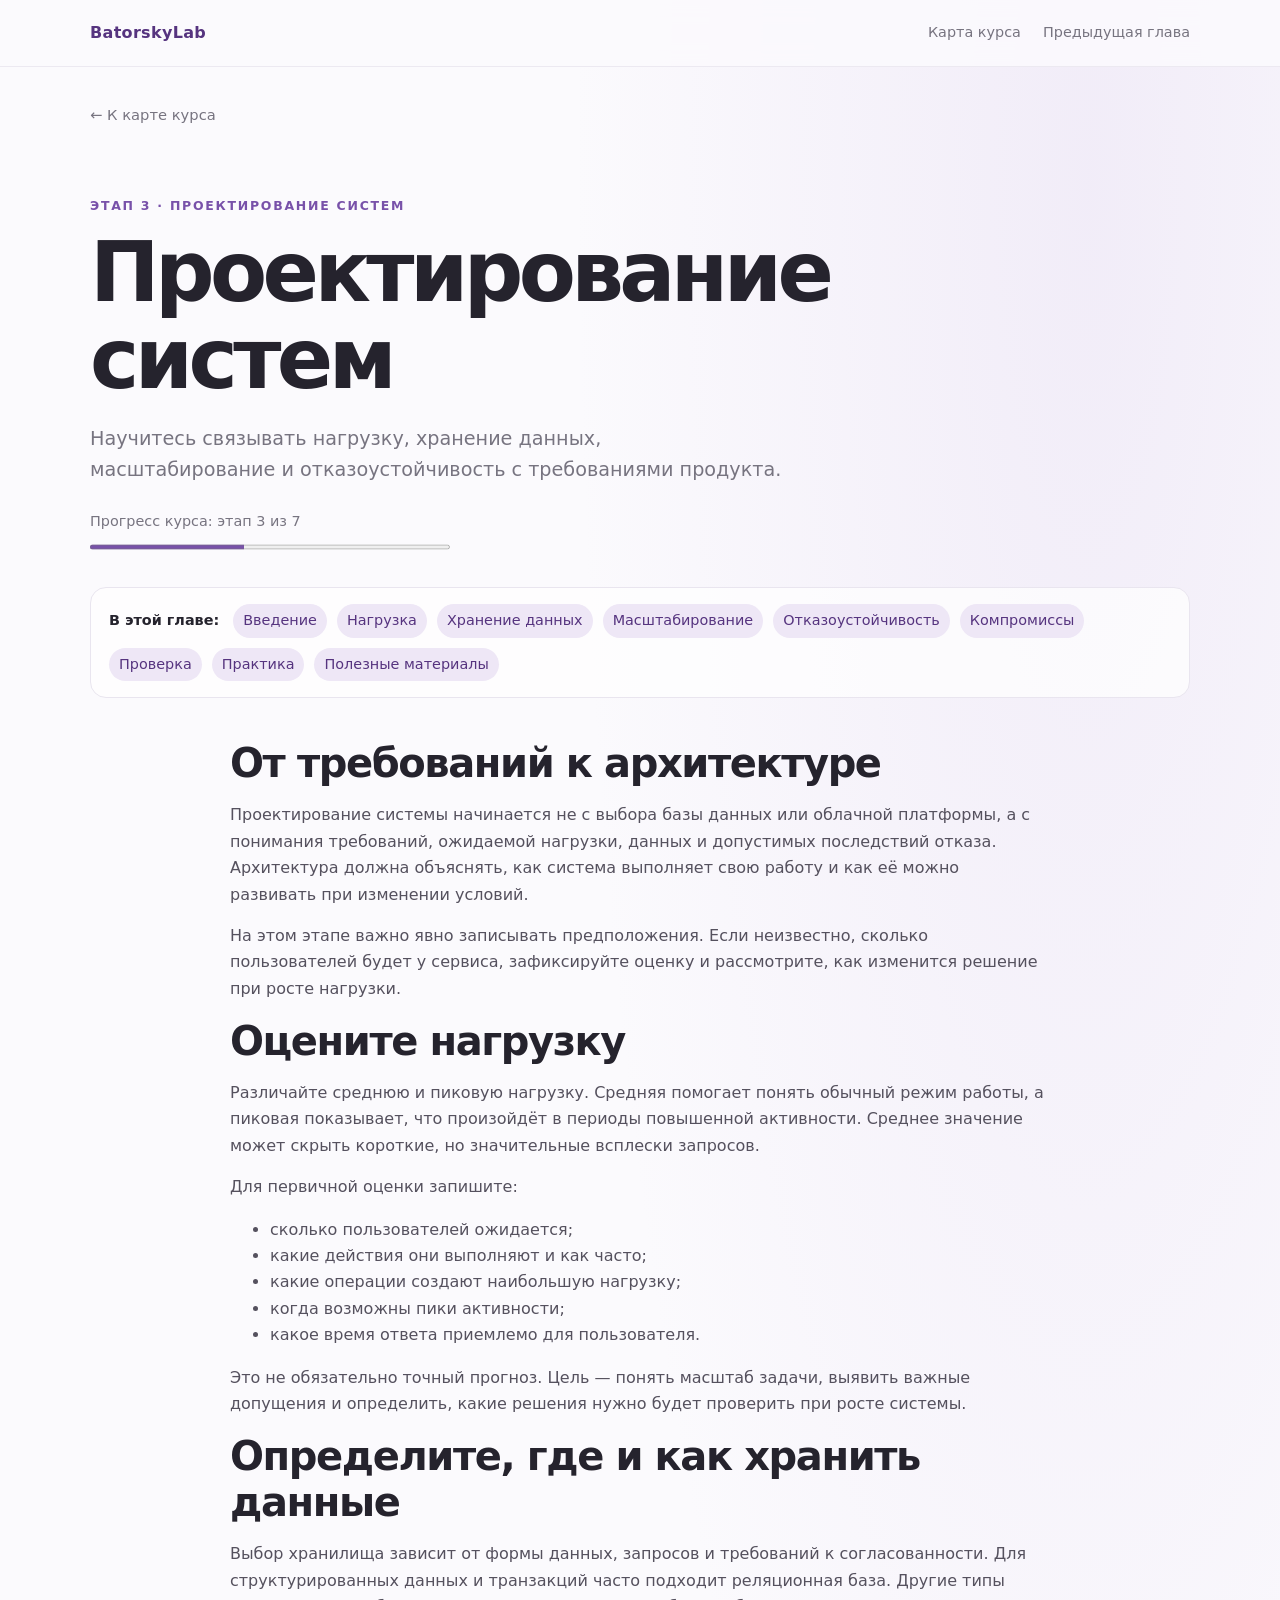
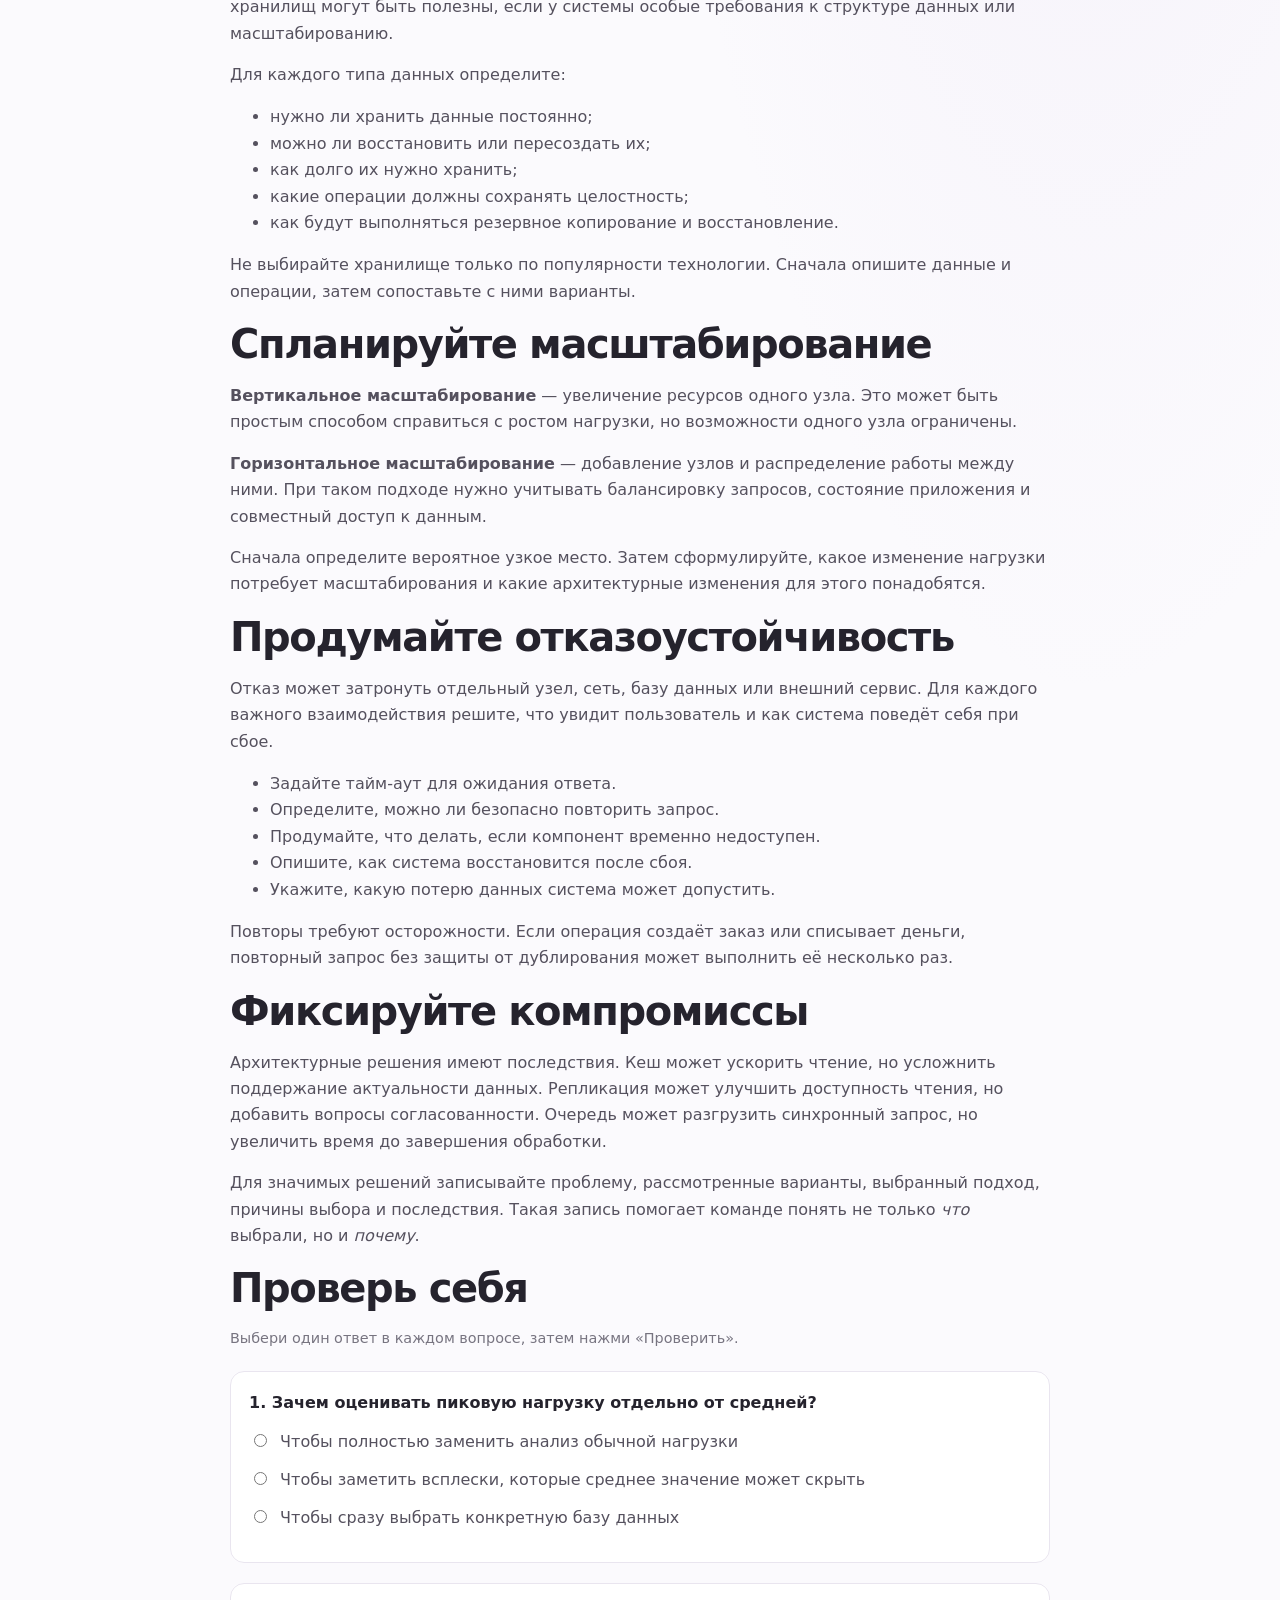
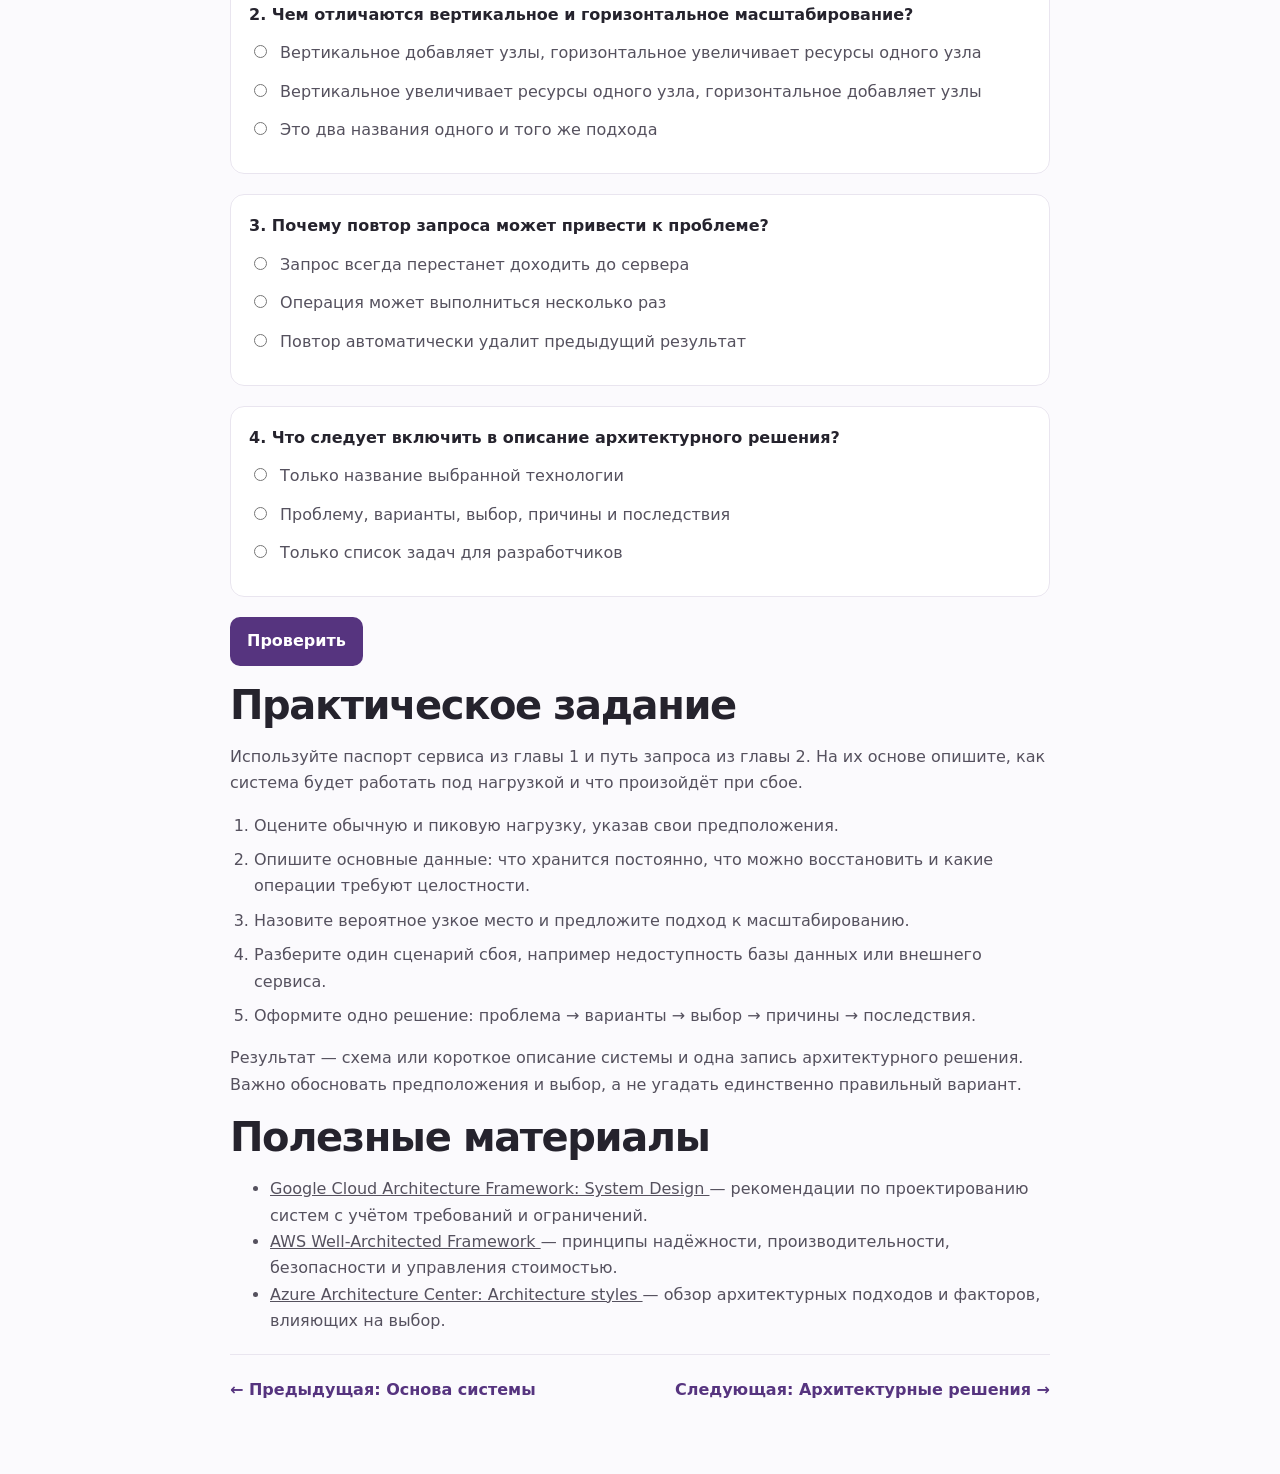
<file: chapters/03-system-design.html>
<!doctype html>
<html lang="ru">
  <head>
    <meta charset="utf-8" />
    <meta name="viewport" content="width=device-width, initial-scale=1" />
    <meta
      name="description"
      content="Проектирование систем: нагрузка, хранение данных, масштабирование и отказоустойчивость."
    />
    <title>Проектирование систем — BatorskyLab</title>
    <link rel="stylesheet" href="../assets/css/site.css" />
  </head>

  <body>
    <header class="topbar">
      <div class="wrap topbar-inner">
        <a class="brand" href="../index.html">BatorskyLab</a>
        <nav class="nav" aria-label="Основная навигация">
          <a href="../index.html">Карта курса</a>
          <a href="02-foundation.html">Предыдущая глава</a>
        </nav>
      </div>
    </header>

    <main class="wrap chapter">
      <a class="back-link" href="../index.html">← К карте курса</a>

      <header class="chapter-header">
        <p class="eyebrow">Этап 3 · Проектирование систем</p>
        <h1>Проектирование систем</h1>
        <p class="chapter-lead">
          Научитесь связывать нагрузку, хранение данных, масштабирование и
          отказоустойчивость с требованиями продукта.
        </p>

        <div class="progress-block">
          <label for="course-progress">Прогресс курса: этап 3 из 7</label>
          <progress id="course-progress" value="3" max="7">3 из 7</progress>
        </div>
      </header>

      <nav class="contents" aria-label="Содержание главы">
        <span>В этой главе:</span>
        <a href="#introduction">Введение</a>
        <a href="#load">Нагрузка</a>
        <a href="#storage">Хранение данных</a>
        <a href="#scaling">Масштабирование</a>
        <a href="#reliability">Отказоустойчивость</a>
        <a href="#tradeoffs">Компромиссы</a>
        <a href="#quiz">Проверка</a>
        <a href="#practice">Практика</a>
        <a href="#materials">Полезные материалы</a>
      </nav>

      <article class="lesson">
        <section id="introduction">
          <h2>От требований к архитектуре</h2>
          <p>
            Проектирование системы начинается не с выбора базы данных или
            облачной платформы, а с понимания требований, ожидаемой нагрузки,
            данных и допустимых последствий отказа. Архитектура должна
            объяснять, как система выполняет свою работу и как её можно
            развивать при изменении условий.
          </p>
          <p>
            На этом этапе важно явно записывать предположения. Если неизвестно,
            сколько пользователей будет у сервиса, зафиксируйте оценку и
            рассмотрите, как изменится решение при росте нагрузки.
          </p>
        </section>

        <section id="load">
          <h2>Оцените нагрузку</h2>
          <p>
            Различайте среднюю и пиковую нагрузку. Средняя помогает понять
            обычный режим работы, а пиковая показывает, что произойдёт в периоды
            повышенной активности. Среднее значение может скрыть короткие, но
            значительные всплески запросов.
          </p>
          <p>Для первичной оценки запишите:</p>
          <ul>
            <li>сколько пользователей ожидается;</li>
            <li>какие действия они выполняют и как часто;</li>
            <li>какие операции создают наибольшую нагрузку;</li>
            <li>когда возможны пики активности;</li>
            <li>какое время ответа приемлемо для пользователя.</li>
          </ul>
          <p>
            Это не обязательно точный прогноз. Цель — понять масштаб задачи,
            выявить важные допущения и определить, какие решения нужно будет
            проверить при росте системы.
          </p>
        </section>

        <section id="storage">
          <h2>Определите, где и как хранить данные</h2>
          <p>
            Выбор хранилища зависит от формы данных, запросов и требований к
            согласованности. Для структурированных данных и транзакций часто
            подходит реляционная база. Другие типы хранилищ могут быть полезны,
            если у системы особые требования к структуре данных или
            масштабированию.
          </p>
          <p>Для каждого типа данных определите:</p>
          <ul>
            <li>нужно ли хранить данные постоянно;</li>
            <li>можно ли восстановить или пересоздать их;</li>
            <li>как долго их нужно хранить;</li>
            <li>какие операции должны сохранять целостность;</li>
            <li>
              как будут выполняться резервное копирование и восстановление.
            </li>
          </ul>
          <p>
            Не выбирайте хранилище только по популярности технологии. Сначала
            опишите данные и операции, затем сопоставьте с ними варианты.
          </p>
        </section>

        <section id="scaling">
          <h2>Спланируйте масштабирование</h2>
          <p>
            <strong>Вертикальное масштабирование</strong> — увеличение ресурсов
            одного узла. Это может быть простым способом справиться с ростом
            нагрузки, но возможности одного узла ограничены.
          </p>
          <p>
            <strong>Горизонтальное масштабирование</strong> — добавление узлов и
            распределение работы между ними. При таком подходе нужно учитывать
            балансировку запросов, состояние приложения и совместный доступ к
            данным.
          </p>
          <p>
            Сначала определите вероятное узкое место. Затем сформулируйте, какое
            изменение нагрузки потребует масштабирования и какие архитектурные
            изменения для этого понадобятся.
          </p>
        </section>

        <section id="reliability">
          <h2>Продумайте отказоустойчивость</h2>
          <p>
            Отказ может затронуть отдельный узел, сеть, базу данных или внешний
            сервис. Для каждого важного взаимодействия решите, что увидит
            пользователь и как система поведёт себя при сбое.
          </p>
          <ul>
            <li>Задайте тайм-аут для ожидания ответа.</li>
            <li>Определите, можно ли безопасно повторить запрос.</li>
            <li>Продумайте, что делать, если компонент временно недоступен.</li>
            <li>Опишите, как система восстановится после сбоя.</li>
            <li>Укажите, какую потерю данных система может допустить.</li>
          </ul>
          <p>
            Повторы требуют осторожности. Если операция создаёт заказ или
            списывает деньги, повторный запрос без защиты от дублирования может
            выполнить её несколько раз.
          </p>
        </section>

        <section id="tradeoffs">
          <h2>Фиксируйте компромиссы</h2>
          <p>
            Архитектурные решения имеют последствия. Кеш может ускорить чтение,
            но усложнить поддержание актуальности данных. Репликация может
            улучшить доступность чтения, но добавить вопросы согласованности.
            Очередь может разгрузить синхронный запрос, но увеличить время до
            завершения обработки.
          </p>
          <p>
            Для значимых решений записывайте проблему, рассмотренные варианты,
            выбранный подход, причины выбора и последствия. Такая запись
            помогает команде понять не только <em>что</em> выбрали, но и
            <em>почему</em>.
          </p>
        </section>

        <section id="quiz">
          <h2>Проверь себя</h2>
          <p class="small-note">
            Выбери один ответ в каждом вопросе, затем нажми «Проверить».
          </p>

          <fieldset class="question" data-answer="b">
            <legend>
              1. Зачем оценивать пиковую нагрузку отдельно от средней?
            </legend>
            <label>
              <input type="radio" name="q1" value="a" />
              Чтобы полностью заменить анализ обычной нагрузки
            </label>
            <label>
              <input type="radio" name="q1" value="b" />
              Чтобы заметить всплески, которые среднее значение может скрыть
            </label>
            <label>
              <input type="radio" name="q1" value="c" />
              Чтобы сразу выбрать конкретную базу данных
            </label>
            <p class="feedback" aria-live="polite"></p>
          </fieldset>

          <fieldset class="question" data-answer="b">
            <legend>
              2. Чем отличаются вертикальное и горизонтальное масштабирование?
            </legend>
            <label>
              <input type="radio" name="q2" value="a" />
              Вертикальное добавляет узлы, горизонтальное увеличивает ресурсы
              одного узла
            </label>
            <label>
              <input type="radio" name="q2" value="b" />
              Вертикальное увеличивает ресурсы одного узла, горизонтальное
              добавляет узлы
            </label>
            <label>
              <input type="radio" name="q2" value="c" />
              Это два названия одного и того же подхода
            </label>
            <p class="feedback" aria-live="polite"></p>
          </fieldset>

          <fieldset class="question" data-answer="b">
            <legend>3. Почему повтор запроса может привести к проблеме?</legend>
            <label>
              <input type="radio" name="q3" value="a" />
              Запрос всегда перестанет доходить до сервера
            </label>
            <label>
              <input type="radio" name="q3" value="b" />
              Операция может выполниться несколько раз
            </label>
            <label>
              <input type="radio" name="q3" value="c" />
              Повтор автоматически удалит предыдущий результат
            </label>
            <p class="feedback" aria-live="polite"></p>
          </fieldset>

          <fieldset class="question" data-answer="b">
            <legend>
              4. Что следует включить в описание архитектурного решения?
            </legend>
            <label>
              <input type="radio" name="q4" value="a" />
              Только название выбранной технологии
            </label>
            <label>
              <input type="radio" name="q4" value="b" />
              Проблему, варианты, выбор, причины и последствия
            </label>
            <label>
              <input type="radio" name="q4" value="c" />
              Только список задач для разработчиков
            </label>
            <p class="feedback" aria-live="polite"></p>
          </fieldset>

          <button class="quiz-button" id="check-quiz" type="button">
            Проверить
          </button>
          <p class="quiz-result" id="quiz-result" aria-live="polite"></p>
        </section>

        <section id="practice">
          <h2>Практическое задание</h2>
          <p>
            Используйте паспорт сервиса из главы 1 и путь запроса из главы 2. На
            их основе опишите, как система будет работать под нагрузкой и что
            произойдёт при сбое.
          </p>
          <ol>
            <li>
              Оцените обычную и пиковую нагрузку, указав свои предположения.
            </li>
            <li>
              Опишите основные данные: что хранится постоянно, что можно
              восстановить и какие операции требуют целостности.
            </li>
            <li>
              Назовите вероятное узкое место и предложите подход к
              масштабированию.
            </li>
            <li>
              Разберите один сценарий сбоя, например недоступность базы данных
              или внешнего сервиса.
            </li>
            <li>
              Оформите одно решение: проблема → варианты → выбор → причины →
              последствия.
            </li>
          </ol>
          <p>
            Результат — схема или короткое описание системы и одна запись
            архитектурного решения. Важно обосновать предположения и выбор, а не
            угадать единственно правильный вариант.
          </p>
        </section>

        <section id="materials">
          <h2>Полезные материалы</h2>
          <ul>
            <li>
              <a
                href="https://cloud.google.com/architecture/framework/system-design"
              >
                Google Cloud Architecture Framework: System Design
              </a>
              — рекомендации по проектированию систем с учётом требований и
              ограничений.
            </li>
            <li>
              <a
                href="https://docs.aws.amazon.com/wellarchitected/latest/framework/welcome.html"
              >
                AWS Well-Architected Framework
              </a>
              — принципы надёжности, производительности, безопасности и
              управления стоимостью.
            </li>
            <li>
              <a
                href="https://learn.microsoft.com/en-us/azure/architecture/guide/"
              >
                Azure Architecture Center: Architecture styles
              </a>
              — обзор архитектурных подходов и факторов, влияющих на выбор.
            </li>
          </ul>
        </section>

        <nav class="chapter-nav" aria-label="Навигация по главам">
          <a href="02-foundation.html">← Предыдущая: Основа системы</a>
          <a href="04-decisions.html"> Следующая: Архитектурные решения → </a>
        </nav>
      </article>
    </main>

    <script>
      const checkButton = document.querySelector("#check-quiz");
      const result = document.querySelector("#quiz-result");

      checkButton.addEventListener("click", () => {
        const questions = document.querySelectorAll(".question");
        let correctCount = 0;
        let unansweredCount = 0;

        questions.forEach((question) => {
          const selected = question.querySelector("input:checked");
          const feedback = question.querySelector(".feedback");

          question.classList.remove("is-correct", "is-wrong");

          if (!selected) {
            unansweredCount++;
            feedback.textContent = "Выберите вариант ответа.";
            question.classList.add("is-wrong");
            return;
          }

          if (selected.value === question.dataset.answer) {
            correctCount++;
            feedback.textContent = "Верно.";
            question.classList.add("is-correct");
          } else {
            feedback.textContent = "Пока неверно. Попробуйте ещё раз.";
            question.classList.add("is-wrong");
          }
        });

        if (unansweredCount > 0) {
          result.textContent =
            `Правильных ответов: ${correctCount} из ${questions.length}. ` +
            "Ответьте на все вопросы и проверьте результат ещё раз.";
        } else {
          result.textContent = `Результат: ${correctCount} из ${questions.length} правильных ответов.`;
        }
      });
    </script>
  </body>
</html>
</file>
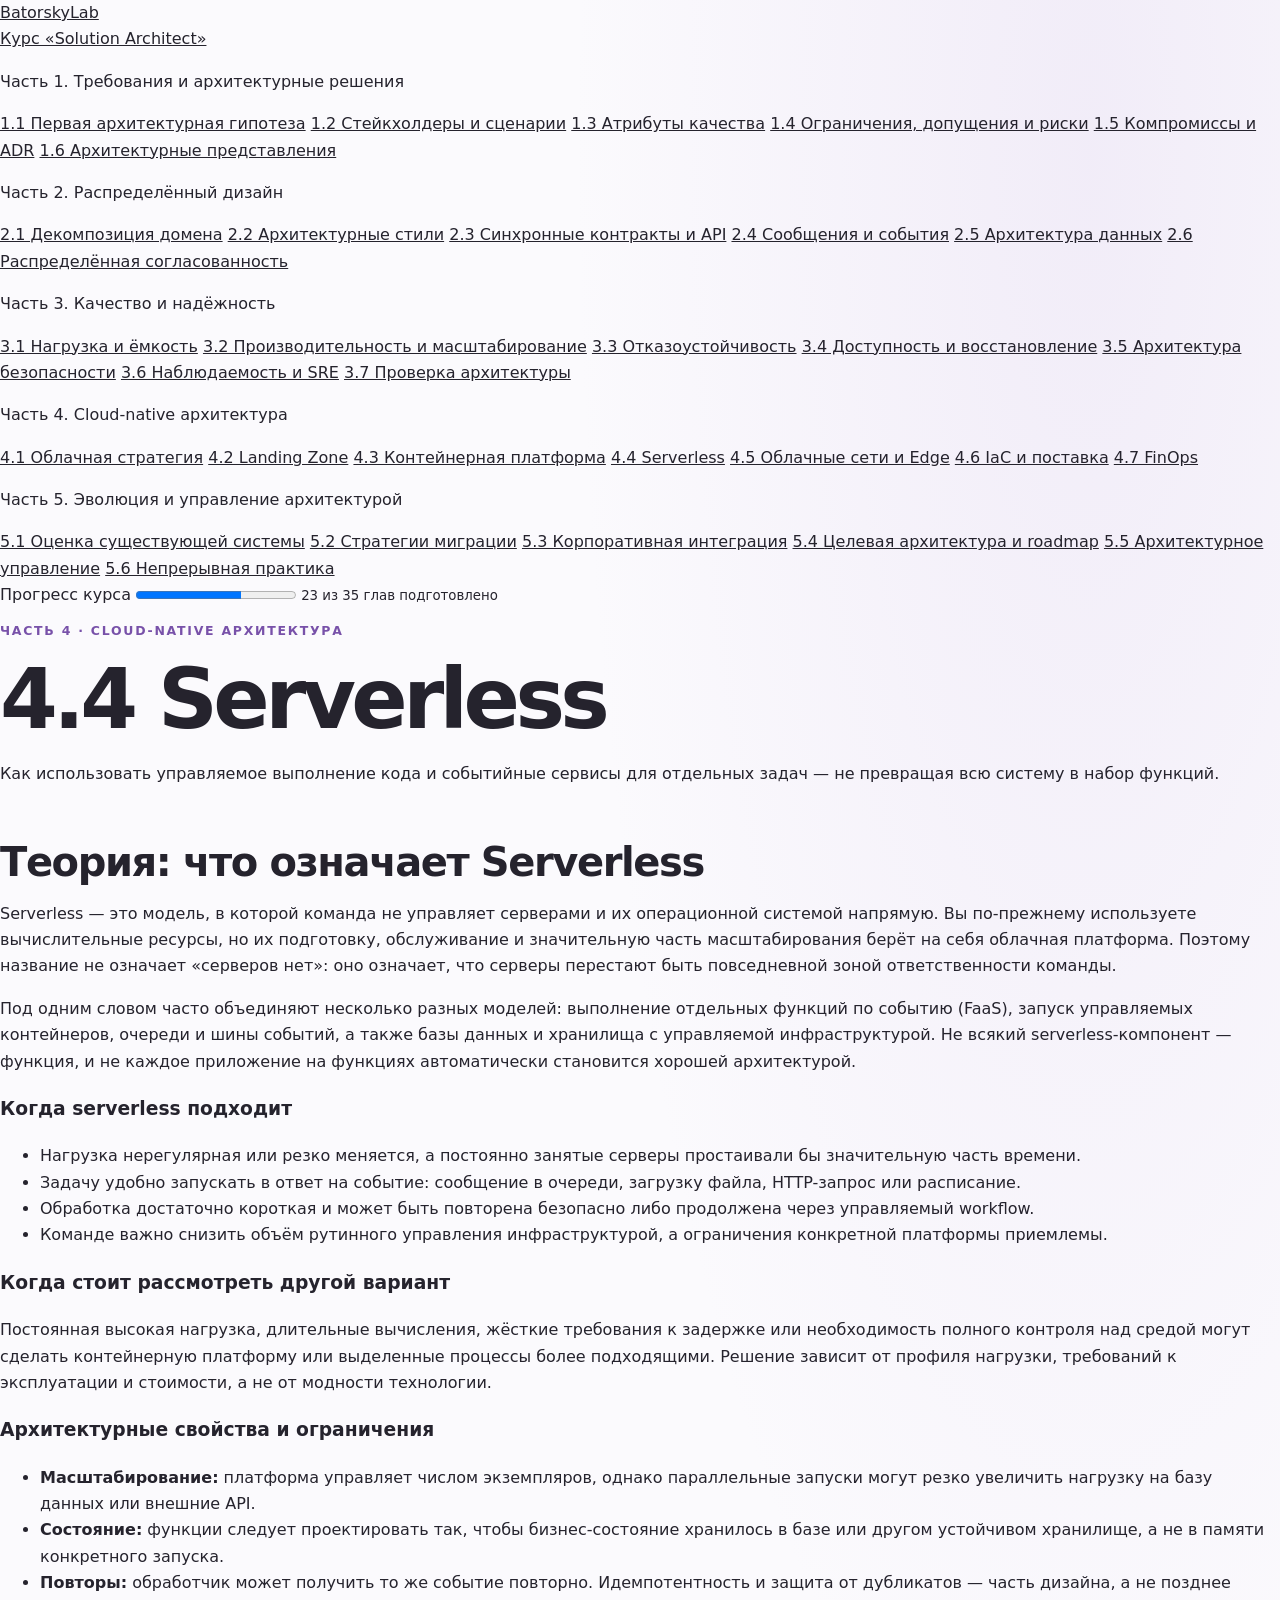
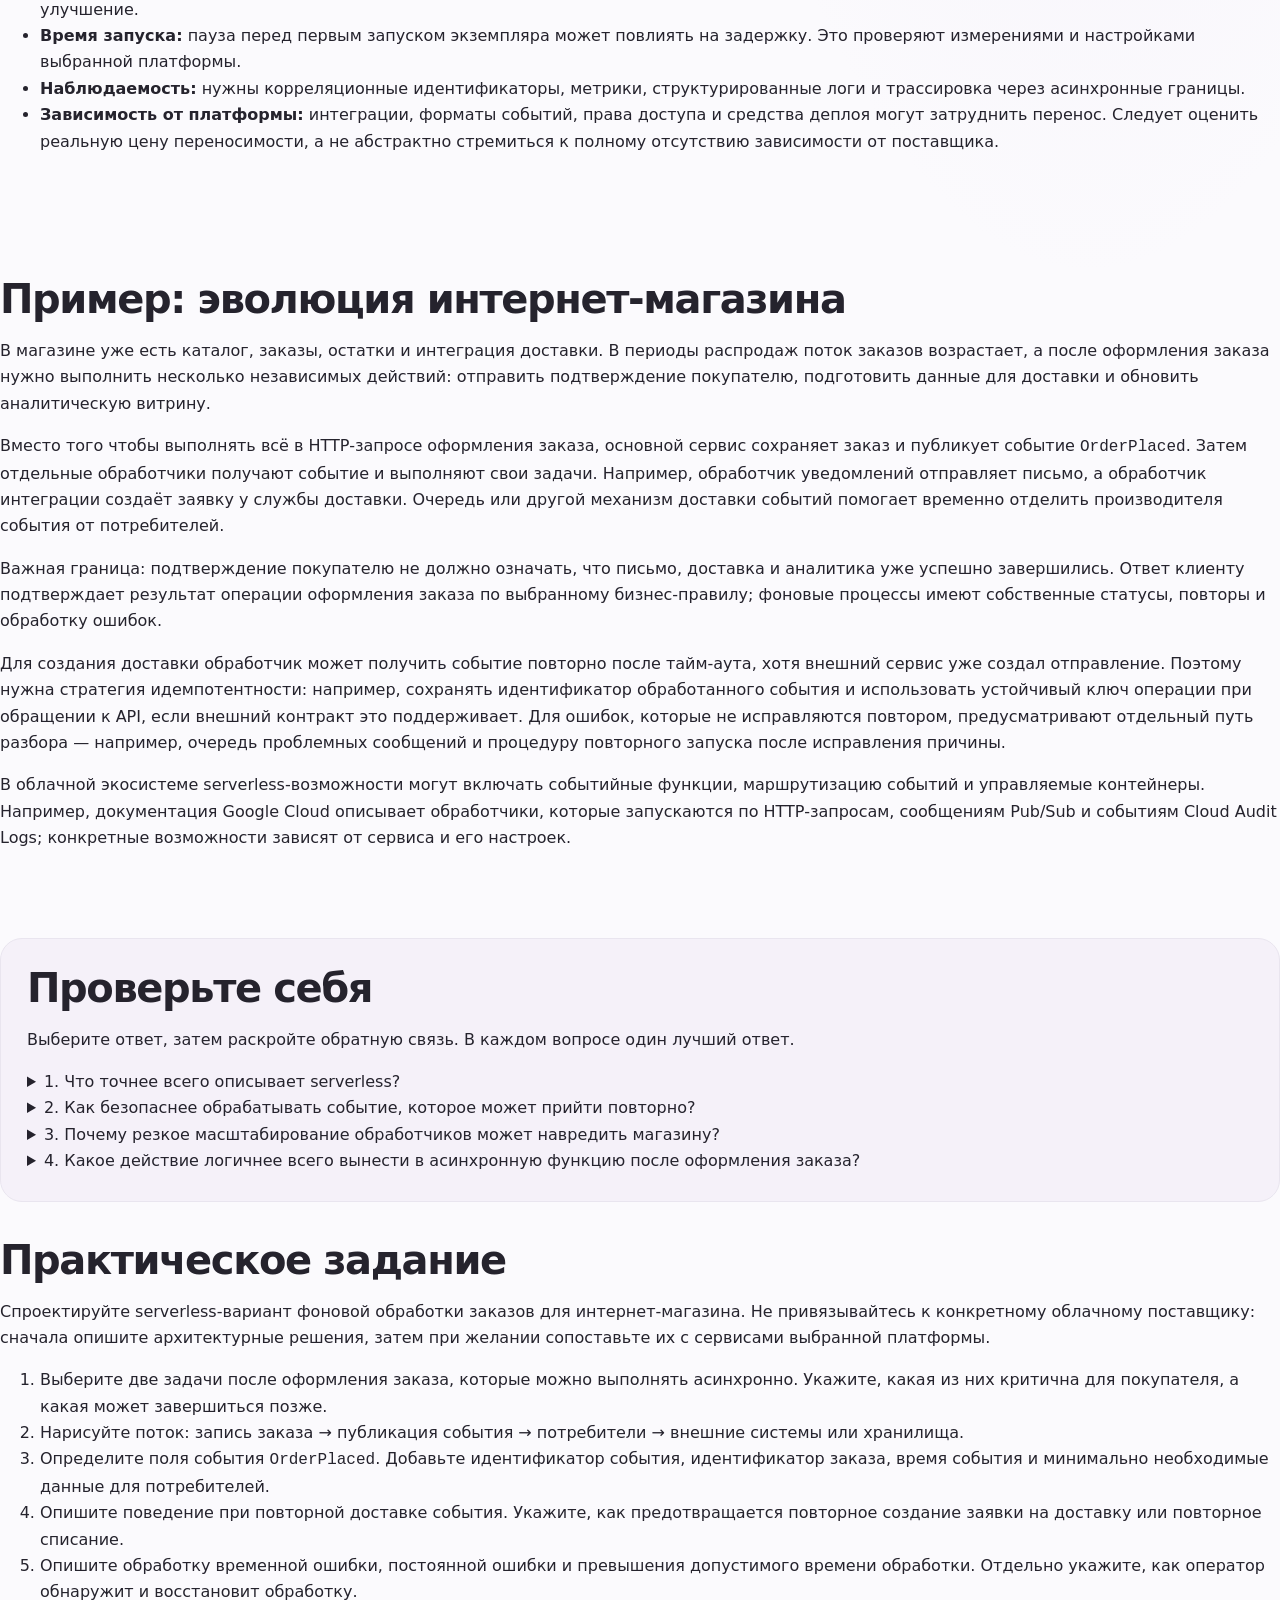
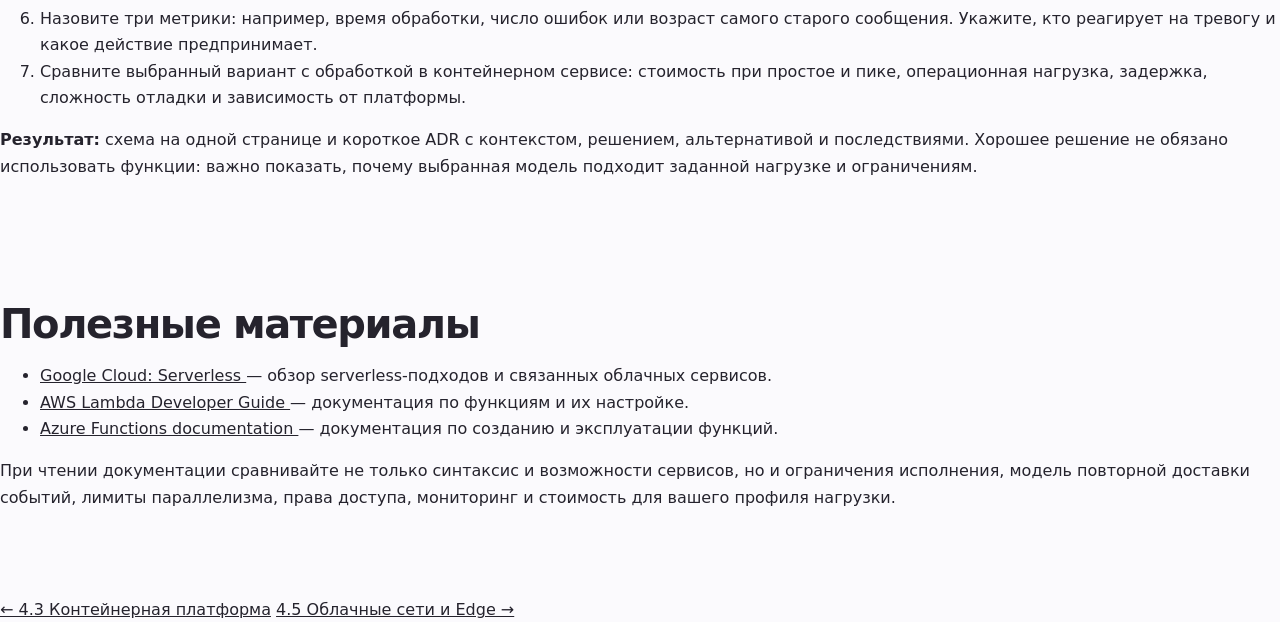
<file: chapters/4-4-serverless.html>
<!doctype html>
<html lang="ru">
  <head>
    <meta charset="utf-8" />
    <meta name="viewport" content="width=device-width, initial-scale=1" />
    <title>4.4 Serverless — BatorskyLab</title>
    <link rel="stylesheet" href="../assets/css/site.css" />
  </head>
  <body>
    <div class="course-layout">
      <aside class="course-sidebar">
        <a class="course-brand" href="../index.html">
          BatorskyLab<br />
          <span>Курс «Solution Architect»</span>
        </a>

        <nav aria-label="Навигация по курсу">
          <p class="nav-part">Часть 1. Требования и архитектурные решения</p>
          <a href="1-1-first-hypothesis.html"
            >1.1 Первая архитектурная гипотеза</a
          >
          <a href="1-2-stakeholders.html">1.2 Стейкхолдеры и сценарии</a>
          <a href="1-3-quality-attributes.html">1.3 Атрибуты качества</a>
          <a href="1-4-constraints-risks.html"
            >1.4 Ограничения, допущения и риски</a
          >
          <a href="1-5-tradeoffs-adr.html">1.5 Компромиссы и ADR</a>
          <a href="1-6-architectural-views.html"
            >1.6 Архитектурные представления</a
          >

          <p class="nav-part">Часть 2. Распределённый дизайн</p>
          <a href="2-1-domain-decomposition.html">2.1 Декомпозиция домена</a>
          <a href="2-2-architectural-styles.html">2.2 Архитектурные стили</a>
          <a href="2-3-synchronous-api.html">2.3 Синхронные контракты и API</a>
          <a href="2-4-messaging-events.html">2.4 Сообщения и события</a>
          <a href="2-5-data-architecture.html">2.5 Архитектура данных</a>
          <a href="2-6-distributed-consistency.html"
            >2.6 Распределённая согласованность</a
          >

          <p class="nav-part">Часть 3. Качество и надёжность</p>
          <a href="3-1-load-capacity.html">3.1 Нагрузка и ёмкость</a>
          <a href="3-2-performance-scaling.html"
            >3.2 Производительность и масштабирование</a
          >
          <a href="3-3-fault-tolerance.html">3.3 Отказоустойчивость</a>
          <a href="3-4-availability-recovery.html"
            >3.4 Доступность и восстановление</a
          >
          <a href="3-5-security-architecture.html"
            >3.5 Архитектура безопасности</a
          >
          <a href="3-6-observability-sre.html">3.6 Наблюдаемость и SRE</a>
          <a href="3-7-architecture-verification.html"
            >3.7 Проверка архитектуры</a
          >

          <p class="nav-part">Часть 4. Cloud-native архитектура</p>
          <a href="4-1-cloud-strategy.html">4.1 Облачная стратегия</a>
          <a href="4-2-landing-zone.html">4.2 Landing Zone</a>
          <a href="4-3-container-platform.html">4.3 Контейнерная платформа</a>
          <a class="active" aria-current="page" href="4-4-serverless.html"
            >4.4 Serverless</a
          >
          <a href="4-5-cloud-network-edge.html">4.5 Облачные сети и Edge</a>
          <a href="4-6-iac-delivery.html">4.6 IaC и поставка</a>
          <a href="4-7-finops.html">4.7 FinOps</a>

          <p class="nav-part">Часть 5. Эволюция и управление архитектурой</p>
          <a href="5-1-existing-system.html">5.1 Оценка существующей системы</a>
          <a href="5-2-migration-strategies.html">5.2 Стратегии миграции</a>
          <a href="5-3-enterprise-integration.html"
            >5.3 Корпоративная интеграция</a
          >
          <a href="5-4-target-roadmap.html"
            >5.4 Целевая архитектура и roadmap</a
          >
          <a href="5-5-governance.html">5.5 Архитектурное управление</a>
          <a href="5-6-continuous-practice.html">5.6 Непрерывная практика</a>
        </nav>

        <div class="course-progress">
          <span>Прогресс курса</span>
          <progress value="23" max="35">23 из 35</progress>
          <small>23 из 35 глав подготовлено</small>
        </div>
      </aside>

      <main class="article">
        <header class="article-header">
          <p class="eyebrow">Часть 4 · Cloud-native архитектура</p>
          <h1>4.4 Serverless</h1>
          <p class="lead">
            Как использовать управляемое выполнение кода и событийные сервисы
            для отдельных задач — не превращая всю систему в набор функций.
          </p>
        </header>

        <section>
          <h2>Теория: что означает Serverless</h2>
          <p>
            Serverless — это модель, в которой команда не управляет серверами и
            их операционной системой напрямую. Вы по-прежнему используете
            вычислительные ресурсы, но их подготовку, обслуживание и
            значительную часть масштабирования берёт на себя облачная платформа.
            Поэтому название не означает «серверов нет»: оно означает, что
            серверы перестают быть повседневной зоной ответственности команды.
          </p>
          <p>
            Под одним словом часто объединяют несколько разных моделей:
            выполнение отдельных функций по событию (FaaS), запуск управляемых
            контейнеров, очереди и шины событий, а также базы данных и хранилища
            с управляемой инфраструктурой. Не всякий serverless-компонент —
            функция, и не каждое приложение на функциях автоматически становится
            хорошей архитектурой.
          </p>

          <h3>Когда serverless подходит</h3>
          <ul>
            <li>
              Нагрузка нерегулярная или резко меняется, а постоянно занятые
              серверы простаивали бы значительную часть времени.
            </li>
            <li>
              Задачу удобно запускать в ответ на событие: сообщение в очереди,
              загрузку файла, HTTP-запрос или расписание.
            </li>
            <li>
              Обработка достаточно короткая и может быть повторена безопасно
              либо продолжена через управляемый workflow.
            </li>
            <li>
              Команде важно снизить объём рутинного управления инфраструктурой,
              а ограничения конкретной платформы приемлемы.
            </li>
          </ul>

          <h3>Когда стоит рассмотреть другой вариант</h3>
          <p>
            Постоянная высокая нагрузка, длительные вычисления, жёсткие
            требования к задержке или необходимость полного контроля над средой
            могут сделать контейнерную платформу или выделенные процессы более
            подходящими. Решение зависит от профиля нагрузки, требований к
            эксплуатации и стоимости, а не от модности технологии.
          </p>

          <h3>Архитектурные свойства и ограничения</h3>
          <ul>
            <li>
              <strong>Масштабирование:</strong> платформа управляет числом
              экземпляров, однако параллельные запуски могут резко увеличить
              нагрузку на базу данных или внешние API.
            </li>
            <li>
              <strong>Состояние:</strong> функции следует проектировать так,
              чтобы бизнес-состояние хранилось в базе или другом устойчивом
              хранилище, а не в памяти конкретного запуска.
            </li>
            <li>
              <strong>Повторы:</strong> обработчик может получить то же событие
              повторно. Идемпотентность и защита от дубликатов — часть дизайна,
              а не позднее улучшение.
            </li>
            <li>
              <strong>Время запуска:</strong> пауза перед первым запуском
              экземпляра может повлиять на задержку. Это проверяют измерениями и
              настройками выбранной платформы.
            </li>
            <li>
              <strong>Наблюдаемость:</strong> нужны корреляционные
              идентификаторы, метрики, структурированные логи и трассировка
              через асинхронные границы.
            </li>
            <li>
              <strong>Зависимость от платформы:</strong> интеграции, форматы
              событий, права доступа и средства деплоя могут затруднить перенос.
              Следует оценить реальную цену переносимости, а не абстрактно
              стремиться к полному отсутствию зависимости от поставщика.
            </li>
          </ul>
        </section>

        <section>
          <h2>Пример: эволюция интернет-магазина</h2>
          <p>
            В магазине уже есть каталог, заказы, остатки и интеграция доставки.
            В периоды распродаж поток заказов возрастает, а после оформления
            заказа нужно выполнить несколько независимых действий: отправить
            подтверждение покупателю, подготовить данные для доставки и обновить
            аналитическую витрину.
          </p>
          <p>
            Вместо того чтобы выполнять всё в HTTP-запросе оформления заказа,
            основной сервис сохраняет заказ и публикует событие
            <code>OrderPlaced</code>. Затем отдельные обработчики получают
            событие и выполняют свои задачи. Например, обработчик уведомлений
            отправляет письмо, а обработчик интеграции создаёт заявку у службы
            доставки. Очередь или другой механизм доставки событий помогает
            временно отделить производителя события от потребителей.
          </p>
          <p>
            Важная граница: подтверждение покупателю не должно означать, что
            письмо, доставка и аналитика уже успешно завершились. Ответ клиенту
            подтверждает результат операции оформления заказа по выбранному
            бизнес-правилу; фоновые процессы имеют собственные статусы, повторы
            и обработку ошибок.
          </p>
          <p>
            Для создания доставки обработчик может получить событие повторно
            после тайм-аута, хотя внешний сервис уже создал отправление. Поэтому
            нужна стратегия идемпотентности: например, сохранять идентификатор
            обработанного события и использовать устойчивый ключ операции при
            обращении к API, если внешний контракт это поддерживает. Для ошибок,
            которые не исправляются повтором, предусматривают отдельный путь
            разбора — например, очередь проблемных сообщений и процедуру
            повторного запуска после исправления причины.
          </p>
          <p>
            В облачной экосистеме serverless-возможности могут включать
            событийные функции, маршрутизацию событий и управляемые контейнеры.
            Например, документация Google Cloud описывает обработчики, которые
            запускаются по HTTP-запросам, сообщениям Pub/Sub и событиям Cloud
            Audit Logs; конкретные возможности зависят от сервиса и его
            настроек.<citation src="1"></citation>
          </p>
        </section>

        <section class="quiz">
          <h2>Проверьте себя</h2>
          <p>
            Выберите ответ, затем раскройте обратную связь. В каждом вопросе
            один лучший ответ.
          </p>

          <details>
            <summary>1. Что точнее всего описывает serverless?</summary>
            <p>
              <strong>Верный ответ:</strong> команда не управляет серверами
              напрямую, а платформа берёт на себя значительную часть
              инфраструктурных задач. Серверные ресурсы при этом существуют.
            </p>
            <p>
              Почему остальные варианты неверны: serverless не означает
              «бесплатно», не отменяет проектирование и не гарантирует, что
              приложение состоит только из функций.
            </p>
          </details>

          <details>
            <summary>
              2. Как безопаснее обрабатывать событие, которое может прийти
              повторно?
            </summary>
            <p>
              <strong>Верный ответ:</strong> сделать обработчик идемпотентным:
              повторная обработка того же бизнес-действия не должна создавать
              второй заказ или дублирующую заявку.
            </p>
            <p>
              Простое увеличение числа повторов не устраняет дубликаты. А
              отключение повторов может привести к потере обработки при
              временной ошибке.
            </p>
          </details>

          <details>
            <summary>
              3. Почему резкое масштабирование обработчиков может навредить
              магазину?
            </summary>
            <p>
              <strong>Верный ответ:</strong> обработчики могут открыть слишком
              много одновременных соединений или запросов к базе данных и
              внешним API, перегрузив зависимые системы.
            </p>
            <p>
              Автомасштабирование вычислений не означает, что все зависимости
              масштабируются так же быстро. Нужно управлять параллелизмом и
              проверять ёмкость критичных компонентов.
            </p>
          </details>

          <details>
            <summary>
              4. Какое действие логичнее всего вынести в асинхронную функцию
              после оформления заказа?
            </summary>
            <p>
              <strong>Верный ответ:</strong> задачу, которая не должна
              задерживать ответ покупателю и может обрабатываться независимо,
              например отправку уведомления или обновление аналитической
              витрины.
            </p>
            <p>
              Само решение о том, когда заказ считается принятым, должно
              оставаться явным бизнес-правилом. Нельзя считать заказ успешно
              оформленным только потому, что событие отправлено в очередь.
            </p>
          </details>
        </section>

        <section>
          <h2>Практическое задание</h2>
          <p>
            Спроектируйте serverless-вариант фоновой обработки заказов для
            интернет-магазина. Не привязывайтесь к конкретному облачному
            поставщику: сначала опишите архитектурные решения, затем при желании
            сопоставьте их с сервисами выбранной платформы.
          </p>
          <ol>
            <li>
              Выберите две задачи после оформления заказа, которые можно
              выполнять асинхронно. Укажите, какая из них критична для
              покупателя, а какая может завершиться позже.
            </li>
            <li>
              Нарисуйте поток: запись заказа → публикация события → потребители
              → внешние системы или хранилища.
            </li>
            <li>
              Определите поля события <code>OrderPlaced</code>. Добавьте
              идентификатор события, идентификатор заказа, время события и
              минимально необходимые данные для потребителей.
            </li>
            <li>
              Опишите поведение при повторной доставке события. Укажите, как
              предотвращается повторное создание заявки на доставку или
              повторное списание.
            </li>
            <li>
              Опишите обработку временной ошибки, постоянной ошибки и превышения
              допустимого времени обработки. Отдельно укажите, как оператор
              обнаружит и восстановит обработку.
            </li>
            <li>
              Назовите три метрики: например, время обработки, число ошибок или
              возраст самого старого сообщения. Укажите, кто реагирует на
              тревогу и какое действие предпринимает.
            </li>
            <li>
              Сравните выбранный вариант с обработкой в контейнерном сервисе:
              стоимость при простое и пике, операционная нагрузка, задержка,
              сложность отладки и зависимость от платформы.
            </li>
          </ol>
          <p>
            <strong>Результат:</strong> схема на одной странице и короткое ADR с
            контекстом, решением, альтернативой и последствиями. Хорошее решение
            не обязано использовать функции: важно показать, почему выбранная
            модель подходит заданной нагрузке и ограничениям.
          </p>
        </section>

        <section>
          <h2>Полезные материалы</h2>
          <ul>
            <li>
              <a
                href="https://cloud.google.com/serverless"
                target="_blank"
                rel="noreferrer"
              >
                Google Cloud: Serverless
              </a>
              — обзор serverless-подходов и связанных облачных сервисов.
              <citation src="1"></citation>
            </li>
            <li>
              <a
                href="https://docs.aws.amazon.com/lambda/latest/dg/welcome.html"
                target="_blank"
                rel="noreferrer"
              >
                AWS Lambda Developer Guide
              </a>
              — документация по функциям и их настройке.
            </li>
            <li>
              <a
                href="https://learn.microsoft.com/azure/azure-functions/"
                target="_blank"
                rel="noreferrer"
              >
                Azure Functions documentation
              </a>
              — документация по созданию и эксплуатации функций.
            </li>
          </ul>
          <p>
            При чтении документации сравнивайте не только синтаксис и
            возможности сервисов, но и ограничения исполнения, модель повторной
            доставки событий, лимиты параллелизма, права доступа, мониторинг и
            стоимость для вашего профиля нагрузки.
          </p>
        </section>

        <nav class="chapter-pagination" aria-label="Переход между главами">
          <a href="4-3-container-platform.html">← 4.3 Контейнерная платформа</a>
          <a href="4-5-cloud-network-edge.html">4.5 Облачные сети и Edge →</a>
        </nav>
      </main>
    </div>
  </body>
</html>
</file>
<file: assets/css/site.css>
:root {
  color-scheme: light;
  --ink: #25232d;
  --muted: #777480;
  --paper: #fbfafd;
  --surface: #ffffff;
  --line: #e9e5ef;
  --purple: #7851a9;
  --purple-dark: #56347f;
  --lavender: #eee7f6;
  --lilac: #d8c9eb;
  --mint: #eaf2ed;
  --shadow: 0 18px 55px rgb(48 31 67 / 8%);
  --radius: 22px;
}

* {
  box-sizing: border-box;
}

html {
  scroll-behavior: smooth;
  scroll-padding-top: 90px;
}

body {
  margin: 0;
  background:
    radial-gradient(
      ellipse at 85% 4%,
      rgb(216 201 235 / 28%),
      transparent 32rem
    ),
    var(--paper);
  color: var(--ink);
  font:
    16px/1.65 system-ui,
    -apple-system,
    "Segoe UI",
    sans-serif;
}

a {
  color: inherit;
}

.wrap {
  width: min(1100px, calc(100% - 40px));
  margin-inline: auto;
}

.topbar {
  position: sticky;
  top: 0;
  z-index: 5;
  border-bottom: 1px solid rgb(233 229 239 / 85%);
  background: rgb(251 250 253 / 88%);
  backdrop-filter: blur(14px);
}

.topbar-inner {
  min-height: 66px;
  display: flex;
  align-items: center;
  justify-content: space-between;
  gap: 20px;
}

.brand {
  color: var(--purple-dark);
  font-weight: 750;
  letter-spacing: 0.02em;
  text-decoration: none;
}

.nav {
  display: flex;
  gap: 22px;
  color: var(--muted);
  font-size: 0.9rem;
}

.nav a {
  text-decoration: none;
}

.nav a:hover,
.back-link:hover,
.chapter-nav a:hover {
  color: var(--purple-dark);
}

.hero {
  position: relative;
  overflow: hidden;
  padding: clamp(72px, 12vw, 132px) 0 76px;
}

.eyebrow {
  color: var(--purple);
  font-size: 0.78rem;
  font-weight: 750;
  letter-spacing: 0.14em;
  text-transform: uppercase;
}

h1 {
  max-width: 780px;
  margin: 15px 0 18px;
  font-size: clamp(2.5rem, 7vw, 5.2rem);
  line-height: 1.04;
  letter-spacing: -0.055em;
  font-weight: 720;
}

h1 span {
  color: var(--purple);
}

.intro {
  max-width: 650px;
  margin: 0;
  color: var(--muted);
  font-size: clamp(1.05rem, 2vw, 1.2rem);
}

.hero-note {
  display: inline-flex;
  align-items: center;
  gap: 10px;
  margin-top: 30px;
  padding: 10px 15px;
  border: 1px solid var(--line);
  border-radius: 999px;
  background: rgb(255 255 255 / 72%);
  color: #5f5968;
  font-size: 0.9rem;
}

.hero-note::before {
  content: "";
  width: 9px;
  height: 9px;
  border-radius: 50%;
  background: #8c70ae;
  box-shadow: 0 0 0 4px var(--lavender);
}

section {
  padding: 35px 0 70px;
}

.section-head {
  display: block;
  margin-bottom: 28px;
}

.section-head p {
  max-width: 560px;
  margin: 10px 0 0;
  color: var(--muted);
}

h2 {
  margin: 0;
  font-size: clamp(1.7rem, 4vw, 2.5rem);
  line-height: 1.15;
  letter-spacing: -0.035em;
}

/* Карточки карты маршрута на главной */

.route {
  display: grid;
  grid-template-columns: repeat(2, minmax(0, 1fr));
  gap: 18px;
}

.tile {
  min-height: 210px;
  display: flex;
  flex-direction: column;
  align-items: flex-start;
  padding: 26px;
  border: 1px solid var(--line);
  border-radius: var(--radius);
  background: var(--surface);
  box-shadow: 0 8px 30px rgb(48 31 67 / 4%);
  text-decoration: none;
  transition:
    transform 0.22s ease,
    box-shadow 0.22s ease,
    border-color 0.22s ease;
}

.tile:hover {
  transform: translateY(-4px);
  border-color: var(--lilac);
  box-shadow: var(--shadow);
}

.tile-number {
  display: inline-flex;
  align-items: center;
  justify-content: center;
  min-width: 38px;
  height: 32px;
  margin-bottom: 20px;
  padding: 0 10px;
  border-radius: 9px;
  color: var(--purple-dark);
  background: var(--lavender);
  font-size: 0.82rem;
  font-weight: 750;
}

.tile h3 {
  margin: 0 0 9px;
  font-size: 1.18rem;
  line-height: 1.3;
}

.tile p {
  margin: 0;
  color: var(--muted);
  font-size: 0.94rem;
}

.tile-arrow {
  margin-top: auto;
  padding-top: 18px;
  color: var(--purple);
  font-size: 0.9rem;
  font-weight: 700;
}

.footer {
  padding: 28px 0 40px;
  border-top: 1px solid var(--line);
  color: var(--muted);
  font-size: 0.9rem;
}

/* Страницы глав курса */

.chapter {
  padding-top: 35px;
  padding-bottom: 70px;
}

.back-link {
  display: inline-block;
  color: var(--muted);
  font-size: 0.92rem;
  text-decoration: none;
}

.chapter-header {
  max-width: 780px;
  padding: 55px 0 35px;
}

.chapter-header h1 {
  margin-top: 14px;
}

.chapter-lead {
  max-width: 700px;
  color: var(--muted);
  font-size: clamp(1.05rem, 2vw, 1.2rem);
}

.contents {
  display: flex;
  flex-wrap: wrap;
  align-items: center;
  gap: 10px;
  margin: 0 0 42px;
  padding: 16px 18px;
  border: 1px solid var(--line);
  border-radius: 16px;
  background: rgb(255 255 255 / 72%);
  color: var(--muted);
  font-size: 0.9rem;
}

.contents span {
  margin-right: 4px;
  color: var(--ink);
  font-weight: 700;
}

.contents a {
  padding: 5px 10px;
  border-radius: 999px;
  background: var(--lavender);
  color: var(--purple-dark);
  text-decoration: none;
}

.contents a:hover {
  background: var(--lilac);
}

.lesson {
  max-width: 820px;
  margin-inline: auto;
}

.lesson section {
  padding: 0 0 46px;
  scroll-margin-top: 90px;
}

.lesson section h2 {
  margin-bottom: 16px;
}

.lesson p,
.lesson li {
  color: #55515e;
}

.lesson p {
  margin: 0 0 15px;
}

.lesson-grid {
  display: grid;
  grid-template-columns: repeat(2, minmax(0, 1fr));
  gap: 14px;
}

.lesson-card {
  padding: 20px;
  border: 1px solid var(--line);
  border-radius: 16px;
  background: var(--surface);
}

.lesson-card h3 {
  margin: 0 0 8px;
  font-size: 1.05rem;
}

.lesson-card p {
  margin: 0;
  font-size: 0.95rem;
}

.callout {
  margin-top: 22px;
  padding: 20px 22px;
  border-left: 4px solid var(--purple);
  border-radius: 0 14px 14px 0;
  background: var(--lavender);
}

.check-list,
.lesson ol {
  padding-left: 24px;
}

.check-list li,
.lesson ol li {
  margin: 8px 0;
}

.resources {
  padding: 24px !important;
  border: 1px solid var(--line);
  border-radius: var(--radius);
  background: rgb(255 255 255 / 78%);
}

.resources a {
  color: var(--purple-dark);
}

.small-note {
  color: var(--muted) !important;
  font-size: 0.9rem;
}

.quiz {
  padding: 26px !important;
  border: 1px solid var(--line);
  border-radius: var(--radius);
  background: #f5f1f9;
}

.question {
  min-width: 0;
  margin: 20px 0;
  padding: 18px;
  border: 1px solid var(--line);
  border-radius: 14px;
  background: var(--surface);
}

.question legend {
  float: left;
  width: 100%;
  box-sizing: border-box;
  margin-bottom: 12px;
  padding: 0;
  font-weight: 700;
}

.question label {
  display: block;
  margin: 12px 0;
  color: #55515e;
  cursor: pointer;
}

.question input {
  margin-right: 8px;
  accent-color: var(--purple);
}

.feedback {
  margin: 12px 0 0 !important;
  font-size: 0.92rem;
}

.is-correct {
  color: #276346 !important;
}

.is-wrong {
  color: #9a3f4b !important;
}

.quiz-button {
  padding: 11px 17px;
  border: 0;
  border-radius: 10px;
  background: var(--purple-dark);
  color: white;
  font: inherit;
  font-weight: 700;
  cursor: pointer;
}

.quiz-button:hover {
  background: var(--purple);
}

.quiz-result {
  margin-top: 15px !important;
  font-weight: 700;
}

.chapter-nav {
  display: flex;
  justify-content: space-between;
  gap: 20px;
  margin-top: 20px;
  padding-top: 22px;
  border-top: 1px solid var(--line);
}

.chapter-nav a {
  color: var(--purple-dark);
  font-weight: 700;
  text-decoration: none;
}

@media (max-width: 760px) {
  .nav {
    gap: 12px;
    font-size: 0.82rem;
  }

  .lesson-grid {
    grid-template-columns: 1fr;
  }
}

@media (max-width: 520px) {
  .wrap {
    width: min(100% - 28px, 1100px);
  }

  .nav a:first-child {
    display: none;
  }

  .route {
    grid-template-columns: 1fr;
  }

  .tile {
    min-height: 190px;
  }

  .chapter-header {
    padding-top: 38px;
  }

  .contents {
    align-items: flex-start;
  }

  .chapter-nav {
    flex-direction: column;
  }

  .quiz {
    padding: 18px !important;
  }
}

@media (prefers-reduced-motion: reduce) {
  *,
  *::before,
  *::after {
    scroll-behavior: auto !important;
    transition-duration: 0.01ms !important;
  }
}

.lesson > section {
  margin: 0;
  padding: 0;
}

.lesson > section + section {
  margin-top: 1rem;
}

.progress-block {
  max-width: 360px;
  margin-top: 24px;
  color: var(--muted);
  font-size: 0.9rem;
}

.progress-block label {
  display: block;
  margin-bottom: 8px;
}

.progress-block progress {
  display: block;
  width: 100%;
  height: 10px;
  accent-color: var(--purple);
}
</file>
